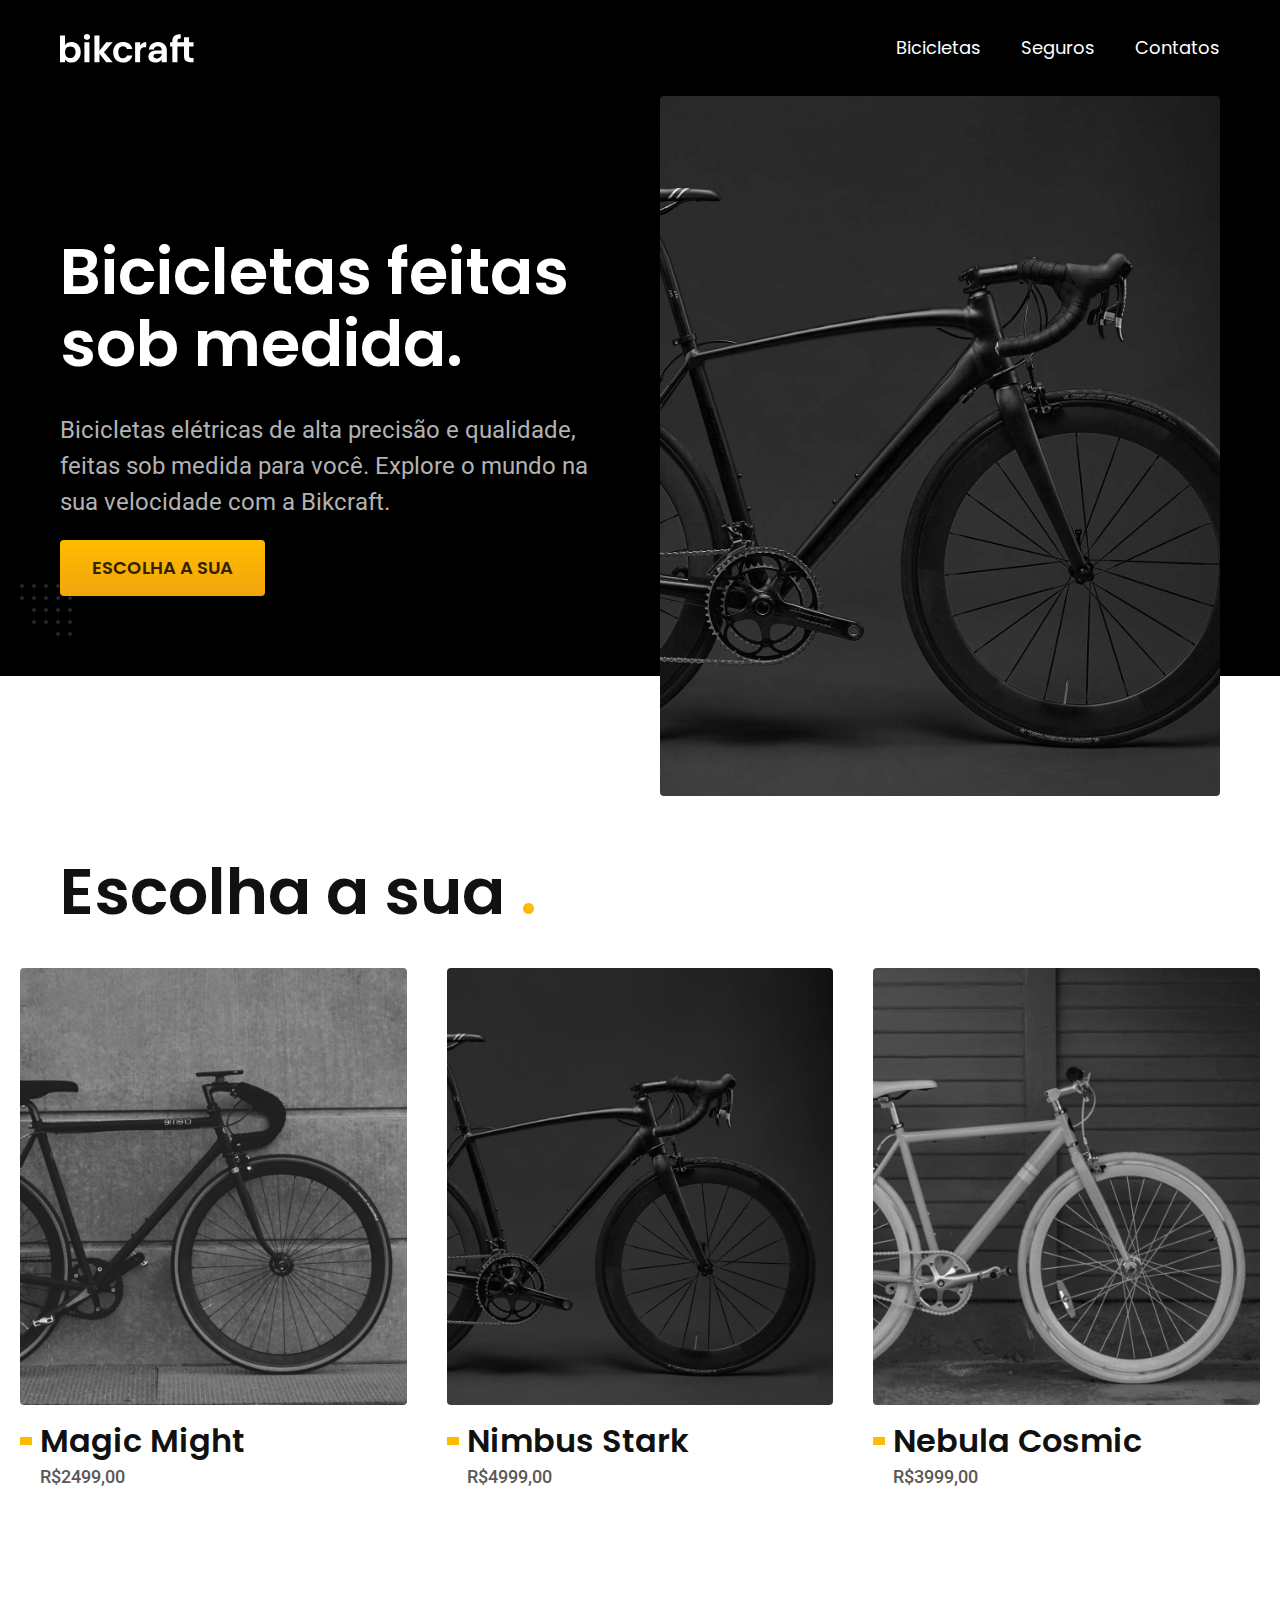
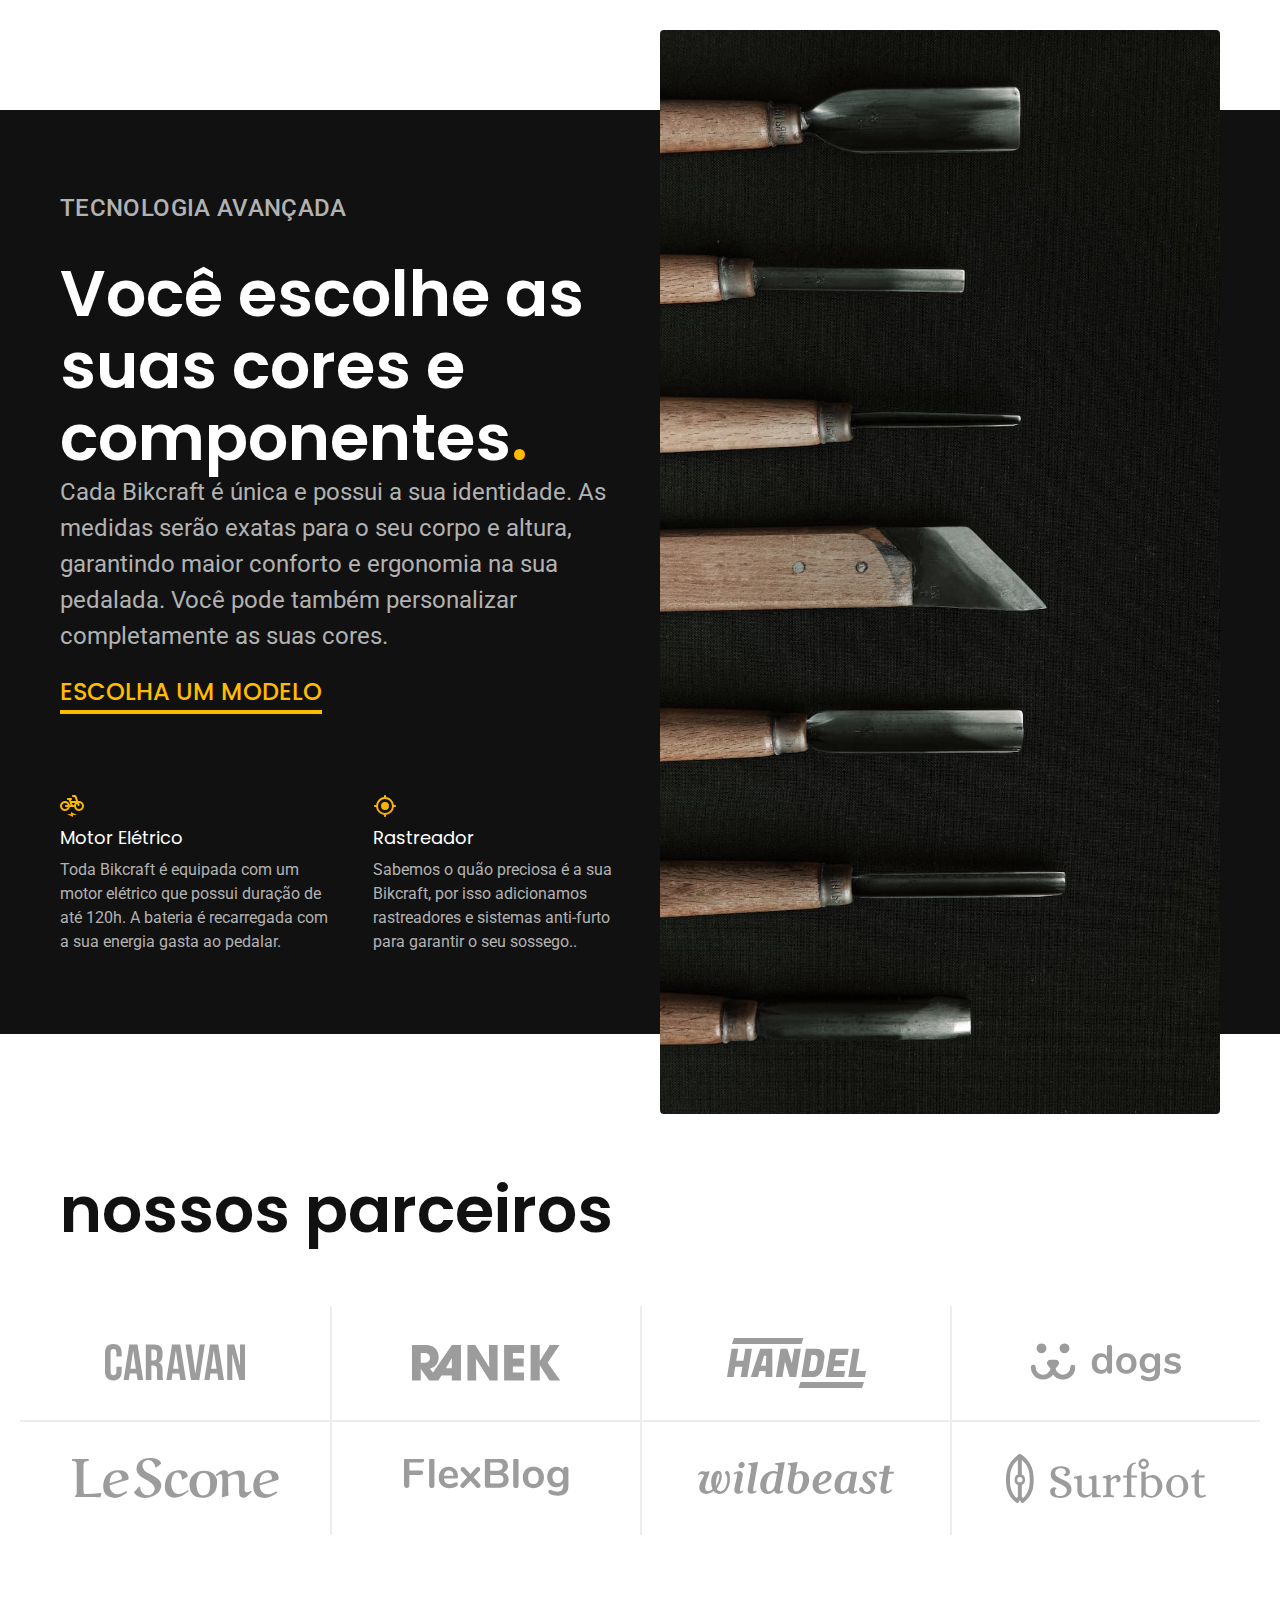
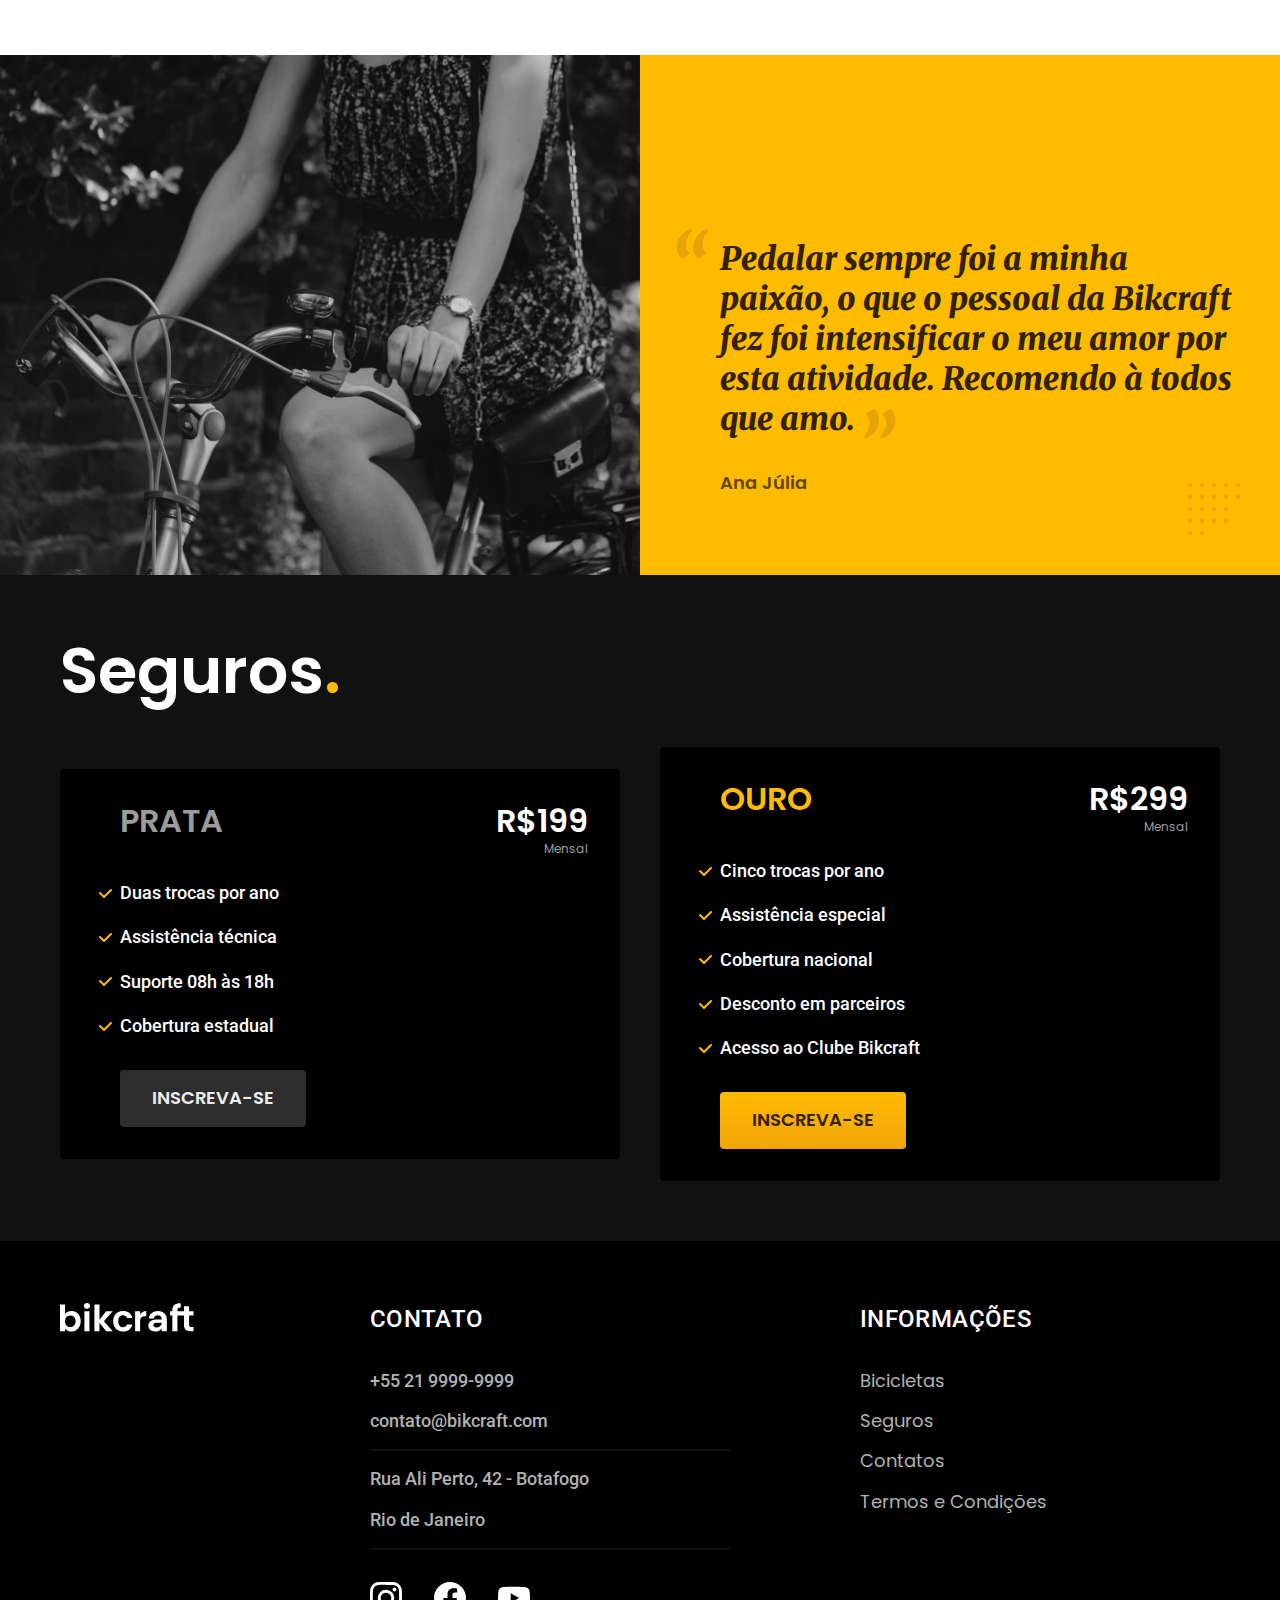
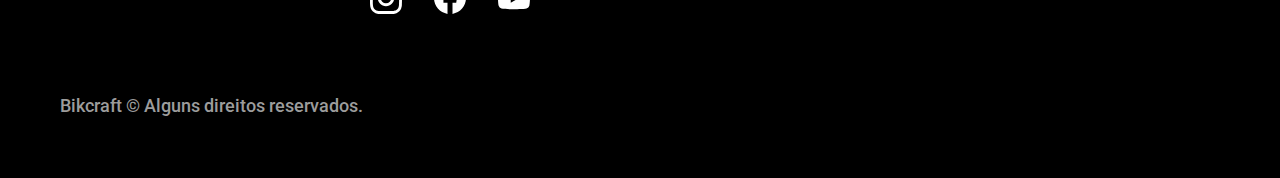
<file: index.html>
<!DOCTYPE html>
<html lang="pt-br">

<head>
  <meta charset="UTF-8">
  <meta name="viewport" content="width=device-width, initial-scale=1.0">
  <link rel="preconnect" href="https://fonts.googleapis.com">
  <link rel="preconnect" href="https://fonts.gstatic.com" crossorigin>
  <link href="https://fonts.googleapis.com/css2?family=Merriweather:ital,wght@1,900&family=Poppins:wght@400;600&family=Roboto:wght@400;500&display=swap" rel="stylesheet">
  <meta name="description" content="Bicicletas elétricas de alta precisão e qualidade, feitas sob medida para você. Explore o mundo na sua velocidade com a Bikcraft.">
  <link rel="shortcut icon" href="./favicon.svg" type="image/xsvg+xml">
  <link rel="stylesheet" href="./css/style.min.css">
  <link rel="spreload" href="./css/style.min.css" as="style">
  <title>Bikcraft - Bicicletas Elétricas</title>
  <script>
    document.documentElement.classList.add('js');
  </script>
</head>

<body>
  <header class="header-bg">
    <div class="header container">
      <a href="./">
        <img src="./img/bikcraft.svg" width="136" height="32" alt="Bikcraft">
      </a>
      <nav aria-label="primaria">
        <ul class="header-menu font-1-m cor-0">
          <li><a href="./bicicletas.html">Bicicletas</a></li>
          <li><a href="./seguros.html">Seguros</a></li>
          <li><a href="./contato.html">Contatos</a></li>
        </ul>
      </nav>
    </div>
  </header>
  <main class="introducao-bg">
    <div class="introducao container">
      <div class="introducao-conteudo">
        <h1 class="font-1-xxl cor-0">Bicicletas feitas sob medida.</h1>
        <p class="font-2-l cor-5">Bicicletas elétricas de alta precisão e qualidade, feitas sob medida para você. Explore o mundo na sua velocidade com a Bikcraft<span class="cor-p1">.</span></p>
        <a href="./bicicletas.html" class="botao">Escolha a sua</a>
      </div>
      <picture>
        <source media="(max-width: 800px)" srcset="./img/bicicletas/nimbus.jpg">
        <img src="./img/fotos/introducao.jpg" width="1280" height="1600" alt="Bicicleta Elétricas Preta.">
      </picture>
    </div>
  </main>
  <article class="bicicletas-listas">
    <h2 class="font-1-xxl container">Escolha a sua<span class="cor-p1"> .</span></h2>

    <ul>
      <li>
        <a href="./bicicletas/magic.html">
          <img src="./img/bicicletas/magic-home.jpg" width="920" height="1040" alt="Bicicleta preta">
          <h3 class="font-1-xl">Magic Might</h3>
          <span class="font-2-m cor-8">R$2499,00</span>
        </a>
      </li>
      <li>
        <a href="./bicicletas/nimbus.html">
          <img src="./img/bicicletas/nimbus-home.jpg" width="920" height="1040" alt="Bicicleta preta">
          <h3 class="font-1-xl">Nimbus Stark</h3>
          <span class="font-2-m cor-8">R$4999,00</span>
        </a>
      </li>
      <li>
        <a href="./bicicletas/nebula.html">
          <img src="./img/bicicletas/nebula-home.jpg" width="920" height="1040" alt="Bicicleta preta">
          <h3 class="font-1-xl">Nebula Cosmic</h3>
          <span class="font-2-m cor-8">R$3999,00</span>
        </a>
      </li>
    </ul>
  </article>
  <article class="tecnologia-bg">
    <div class="tecnologia container">
      <div class="tecnologia-conteudo">
        <span class="font-2-l-b cor-5">Tecnologia Avançada</span>
        <h2 class="font-1-xxl cor-0">Você escolhe as suas cores e componentes<span class="cor-p1">.</span></h2>
        <p class="font-2-l cor-5">Cada Bikcraft é única e possui a sua identidade. As medidas serão exatas para o seu corpo e altura, garantindo maior conforto e ergonomia na sua pedalada. Você pode também personalizar completamente as suas cores.</p>
        <a class="link" href="./bicicletas.html">ESCOLHA UM MODELO</a>
        <div class="tecnologia-vantagens">
          <div>
            <img src="./img/icones/eletrica.svg" width="24" height="24" alt="">
            <h3 class="font-1-m cor-0">Motor Elétrico</h3>
            <p class="font-2-s cor-5">Toda Bikcraft é equipada com um motor elétrico que possui duração de até 120h. A bateria é recarregada com a sua energia gasta ao pedalar.</p>
          </div>
          <div>
            <img src="./img/icones/rastreador.svg" width="24" height="24" alt="">
            <h3 class="font-1-m cor-0">Rastreador</h3>
            <p class="font-2-s cor-5">Sabemos o quão preciosa é a sua Bikcraft, por isso adicionamos rastreadores e sistemas anti-furto para garantir o seu sossego..</p>
          </div>
        </div>
      </div>
      <div class="tecnologia-imagem">
        <img src="./img/fotos/tecnologia.jpg" width="1200" height="1920" alt="">
      </div>
    </div>
  </article>
  <section class="parceiros" aria-label="Nossos Parceiros">
    <h2 class="font-1-xxl container">nossos parceiros</h2>
    <ul>
      <li><img src="./img/parceiros/caravan.svg" width="140" height="38" alt="caravan"></li>
      <li><img src="./img/parceiros/ranek.svg" width="149" height="36" alt="ranek"></li>
      <li><img src="./img/parceiros/handel.svg" width="139" height="50" alt="handel"></li>
      <li><img src="./img/parceiros/dogs.svg" width="152" height="39" alt="dogs"></li>
      <li><img src="./img/parceiros/lescone.svg" width="208" height="41" alt="lescone"></li>
      <li><img src="./img/parceiros/flexblog.svg" width="165" height="38" alt="flexblog"></li>
      <li><img src="./img/parceiros/wildbeast.svg" width="196" height="34" alt="wildbeast"></li>
      <li><img src="./img/parceiros/surfbot.svg" width="200" height="49" alt="surfbot"></li>
    </ul>
  </section>
  <section class="depoimento" aria-label="Depoimento">
    <div>
      <img src="./img/fotos/depoimento.jpg" width="1560" height="1360" alt="Pessoa pedalando uma Bicicleta Bikcraft">
    </div>
    <div class="depoimento-conteudo">
      <blockquote class="font-1-xl cor-p5">
        <p>Pedalar sempre foi a minha paixão, o que o pessoal da Bikcraft fez foi intensificar o meu amor por esta atividade. Recomendo à todos que amo.</p>
      </blockquote>
      <span class="font-1-m-b cor-p4">Ana Júlia</span>
    </div>
  </section>
  <article class="seguros-bg">
    <div class="seguros container">
      <h2 class="font-1-xxl cor-0">Seguros<span class="cor-p1">.</span></h2>
      <div class="seguros-item">
        <h3 class="font-1-xl cor-6">PRATA</h3>
        <span class="font-1-xl cor-0">R$199 <span class="font-1-xs cor-6">Mensal</span></span>
        <ul class="font-2-m cor-0">
          <li>Duas trocas por ano</li>
          <li>Assistência técnica</li>
          <li>Suporte 08h às 18h</li>
          <li>Cobertura estadual</li>
        </ul>
        <a href="./orcamento.html" class="botao secundario">Inscreva-se</a>
      </div>
      <div class="seguros-item">
        <h3 class="font-1-xl cor-p1">OURO</h3>
        <span class="font-1-xl cor-0">R$299 <span class="font-1-xs cor-6">Mensal</span></span>
        <ul class="font-2-m cor-0">
          <li>Cinco trocas por ano</li>
          <li>Assistência especial</li>
          <li>Cobertura nacional</li>
          <li>Desconto em parceiros</li>
          <li>Acesso ao Clube Bikcraft</li>
        </ul>
        <a href="./orcamento.html" class="botao">Inscreva-se</a>
      </div>
    </div>
  </article>
  <footer class="footer-bg">
    <div class="footer container">
      <img src="./img/bikcraft.svg" width="136" height="32" alt="Bikcraft">
      <div class="footer-contato">
        <h3 class="font-2-l-b cor-0">Contato</h3>
        <ul class="cor-5 font-2-m">
          <li><a href="tel:+55219999999">+55 21 9999-9999</a></li>
          <li><a href="mailto:contato@bikcraft.com">contato@bikcraft.com</a></li>
          <li>Rua Ali Perto, 42 - Botafogo</li>
          <li>Rio de Janeiro</li>
        </ul>
        <div class="footer-redes">
          <a href="./">
            <img src="./img/redes/instagram.svg" width="32" height="32" alt="Instagram">
          </a>
          <a href="./">
            <img src="./img/redes/facebook.svg" width="32" height="32" alt="Youtube">
          </a>
          <a href="./">
            <img src="./img/redes/youtube.svg" width="32" height="32" alt="Youtube">
          </a>
        </div>
      </div>
      <div class="footer-informações">
        <h3 class="font-2-l-b cor-0">Informações</h3>
        <nav>
          <ul class="font-1-m cor-5">
            <li><a href="./bicicletas.html">Bicicletas</a></li>
            <li><a href="./seguros.html">Seguros</a></li>
            <li><a href="./contato.html">Contatos</a></li>
            <li><a href="./termos.html">Termos e Condições</a></li>
          </ul>
        </nav>
      </div>
      <p class="footer-copy font-2-m cor-6">Bikcraft © Alguns direitos reservados.</p>
    </div>
  </footer>
  <script src="./js/script.js"></script>
</body>

</html>
</file>
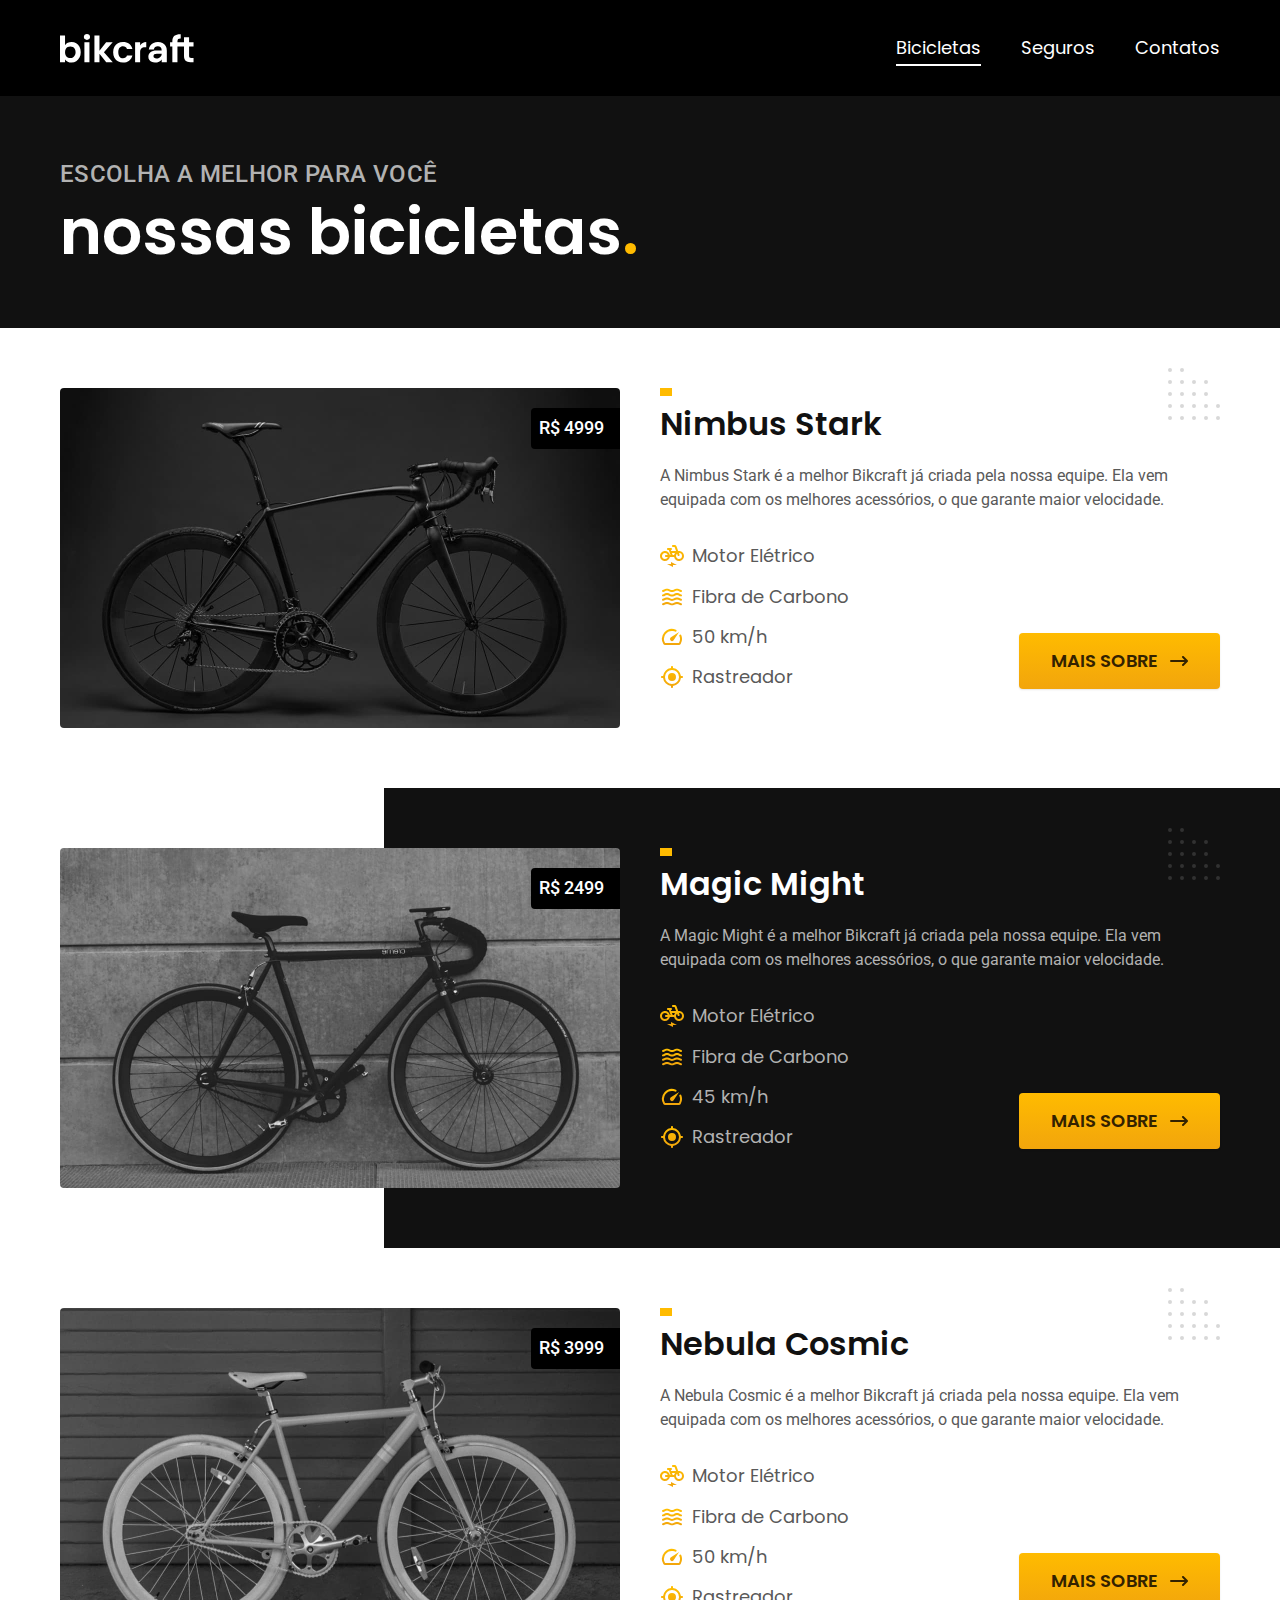
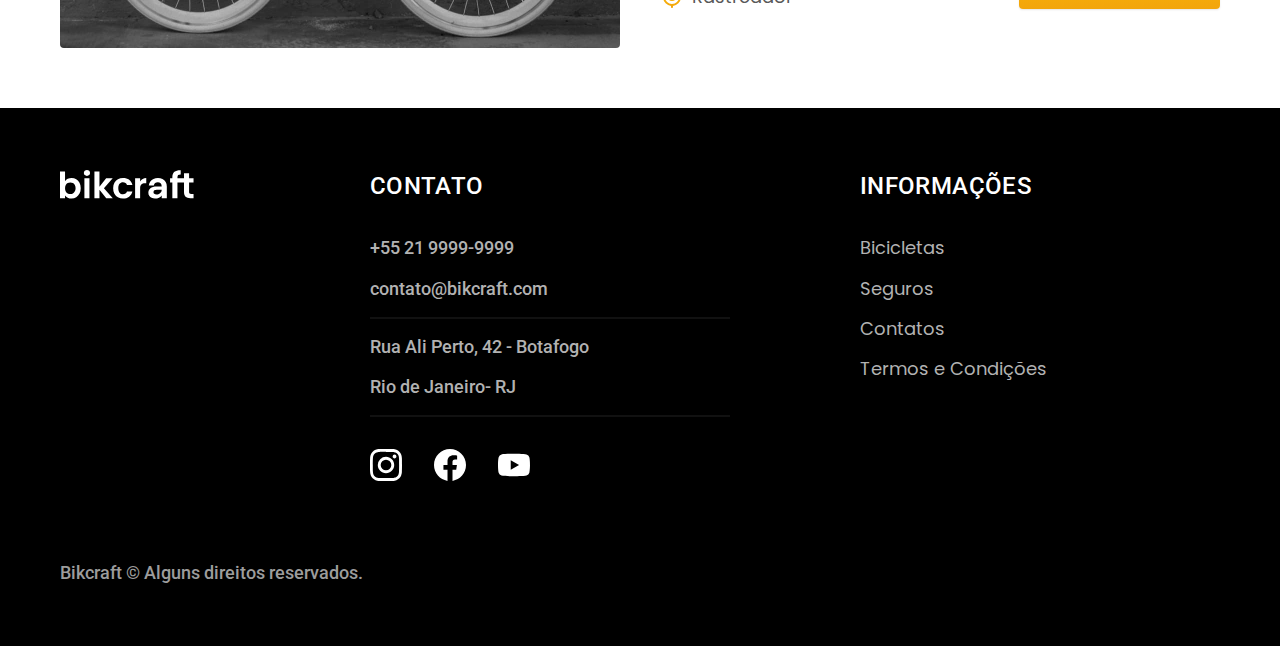
<file: bicicletas.html>
<!DOCTYPE html>
<html lang="pt-br">

<head>
  <meta charset="UTF-8">
  <meta name="viewport" content="width=device-width, initial-scale=1.0">
  <link rel="preconnect" href="https://fonts.googleapis.com">
  <link rel="preconnect" href="https://fonts.gstatic.com" crossorigin>
  <link href="https://fonts.googleapis.com/css2?family=Merriweather:ital,wght@1,900&family=Poppins:wght@400;600&family=Roboto:wght@400;500&display=swap" rel="stylesheet">
  <meta name="description" content="Bicicletas.">
  <link rel="shortcut icon" href="./favicon.svg" type="image/xsvg+xml">
  <link rel="stylesheet" href="./css/style.min.css">
  <link rel="spreload" href="./css/style.min.css" as="style">
  <title>Termos e Condições | Bikcraft</title>
  <script>
    document.documentElement.classList.add('js');
  </script>
</head>

<body id="bicicletas">
  <header class="header-bg">
    <div class="header container">
      <a href="./">
        <img src="./img/bikcraft.svg" width="136" height="32" alt="Bikcraft">
      </a>
      <nav aria-label="primaria">
        <ul class="header-menu font-1-m cor-0">
          <li><a href="./bicicletas.html">Bicicletas</a></li>
          <li><a href="./seguros.html">Seguros</a></li>
          <li><a href="./contato.html">Contatos</a></li>
        </ul>
      </nav>
    </div>
  </header>

  <main>
    <div class="titulo-bg">
      <div class="container titulo">
        <p class="font-2-l-b cor-5">Escolha a melhor para você</p>
        <h1 class="font-1-xxl cor-0">nossas bicicletas<span class="cor-p1">.</span></h1>
      </div>
    </div>
    <div class="bicicletas container">
      <div class="bicicletas-imagem">
        <img src="./img/bicicletas/nimbus.jpg" width="1120" height="680" alt="Bicicleta Preta"><span class="font-2-m cor-0">R$ 4999</span>
      </div>
      <div class="bicicletas-conteudo">
        <h2 class="font-1-xl">Nimbus Stark</h2>
        <p class="font-2-s cor-8">A Nimbus Stark é a melhor Bikcraft já criada pela nossa equipe. Ela vem equipada com os melhores acessórios, o que garante maior velocidade.</p>
        <ul class="font-1-m cor-8">
          <li>
            <img src="./img/icones/eletrica.svg" width="32" height="32" alt="">
            Motor Elétrico
          </li>
          <li>
            <img src="./img/icones/carbono.svg" width="32" height="32" alt="">
            Fibra de Carbono
          </li>
          <li>
            <img src="./img/icones/velocidade.svg" width="32" height="32" alt="">
            50 km/h
          </li>
          <li>
            <img src="./img/icones/rastreador.svg" width="32" height="32" alt="">
            Rastreador
          </li>
        </ul>
        <a class="botao seta" href="./bicicletas/nimbus.html">MAIS SOBRE</a>
      </div>
    </div>
    <div class="bicicletas-bg">
      <div class="bicicletas container">
        <div class="bicicletas-imagem">
          <img src="./img/bicicletas/magic.jpg" width="1120" height="680" alt="Bicicleta Preta"><span class="font-2-m cor-0">R$ 2499</span>
        </div>
        <div class="bicicletas-conteudo">
          <h2 class="font-1-xl cor-0">Magic Might</h2>
          <p class="font-2-s cor-5">A Magic Might é a melhor Bikcraft já criada pela nossa equipe. Ela vem equipada com os melhores acessórios, o que garante maior velocidade.</p>
          <ul class="font-1-m cor-5">
            <li>
              <img src="./img/icones/eletrica.svg" width="32" height="32" alt="">
              Motor Elétrico
            </li>
            <li>
              <img src="./img/icones/carbono.svg" width="32" height="32" alt="">
              Fibra de Carbono
            </li>
            <li>
              <img src="./img/icones/velocidade.svg" width="32" height="32" alt="">
              45 km/h
            </li>
            <li>
              <img src="./img/icones/rastreador.svg" width="32" height="32" alt="">
              Rastreador
            </li>
          </ul>
          <a class="botao seta" href="./bicicletas/magic.html">MAIS SOBRE</a>
        </div>
      </div>
    </div>
    <div class="bicicletas container">
      <div class="bicicletas-imagem">
        <img src="./img/bicicletas/nebula.jpg" width="1120" height="680" alt="Bicicleta Preta"><span class="font-2-m cor-0">R$ 3999</span>
      </div>
      <div class="bicicletas-conteudo">
        <h2 class="font-1-xl">Nebula Cosmic</h2>
        <p class="font-2-s cor-8">A Nebula Cosmic é a melhor Bikcraft já criada pela nossa equipe. Ela vem equipada com os melhores acessórios, o que garante maior velocidade.</p>
        <ul class="font-1-m cor-8">
          <li>
            <img src="./img/icones/eletrica.svg" width="32" height="32" alt="">
            Motor Elétrico
          </li>
          <li>
            <img src="./img/icones/carbono.svg" width="32" height="32" alt="">
            Fibra de Carbono
          </li>
          <li>
            <img src="./img/icones/velocidade.svg" width="32" height="32" alt="">
            50 km/h
          </li>
          <li>
            <img src="./img/icones/rastreador.svg" width="32" height="32" alt="">
            Rastreador
          </li>
        </ul>
        <a class="botao seta" href="./bicicletas/nebula.html">MAIS SOBRE</a>
      </div>
    </div>
  </main>

  <footer class="footer-bg">
    <div class="footer container">
      <img src="./img/bikcraft.svg" width="136" height="32" alt="Bikcraft">
      <div class="footer-contato">
        <h3 class="font-2-l-b cor-0">Contato</h3>
        <ul class="cor-5 font-2-m">
          <li><a href="tel:+55219999999">+55 21 9999-9999</a></li>
          <li><a href="mailto:contato@bikcraft.com">contato@bikcraft.com</a></li>
          <li>Rua Ali Perto, 42 - Botafogo</li>
          <li>Rio de Janeiro- RJ</li>
        </ul>
        <div class="footer-redes">
          <a href="./">
            <img src="./img/redes/instagram.svg" width="32" height="32" alt="Instagram">
          </a>
          <a href="./">
            <img src="./img/redes/facebook.svg" width="32" height="32" alt="Facebook">
          </a>
          <a href="./">
            <img src="./img/redes/youtube.svg" width="32" height="32" alt="Youtube">
          </a>
        </div>
      </div>
      <div class="footer-informações">
        <h3 class="font-2-l-b cor-0">Informações</h3>
        <nav>
          <ul class="font-1-m cor-5">
            <li><a href="./bicicletas.html">Bicicletas</a></li>
            <li><a href="./seguros.html">Seguros</a></li>
            <li><a href="./contato.html">Contatos</a></li>
            <li><a href="./termos.html">Termos e Condições</a></li>
          </ul>
        </nav>
      </div>
      <p class="footer-copy font-2-m cor-6">Bikcraft © Alguns direitos reservados.</p>
    </div>

  </footer>
  <script src="./js/script.js"></script>
</body>

</html>
</file>
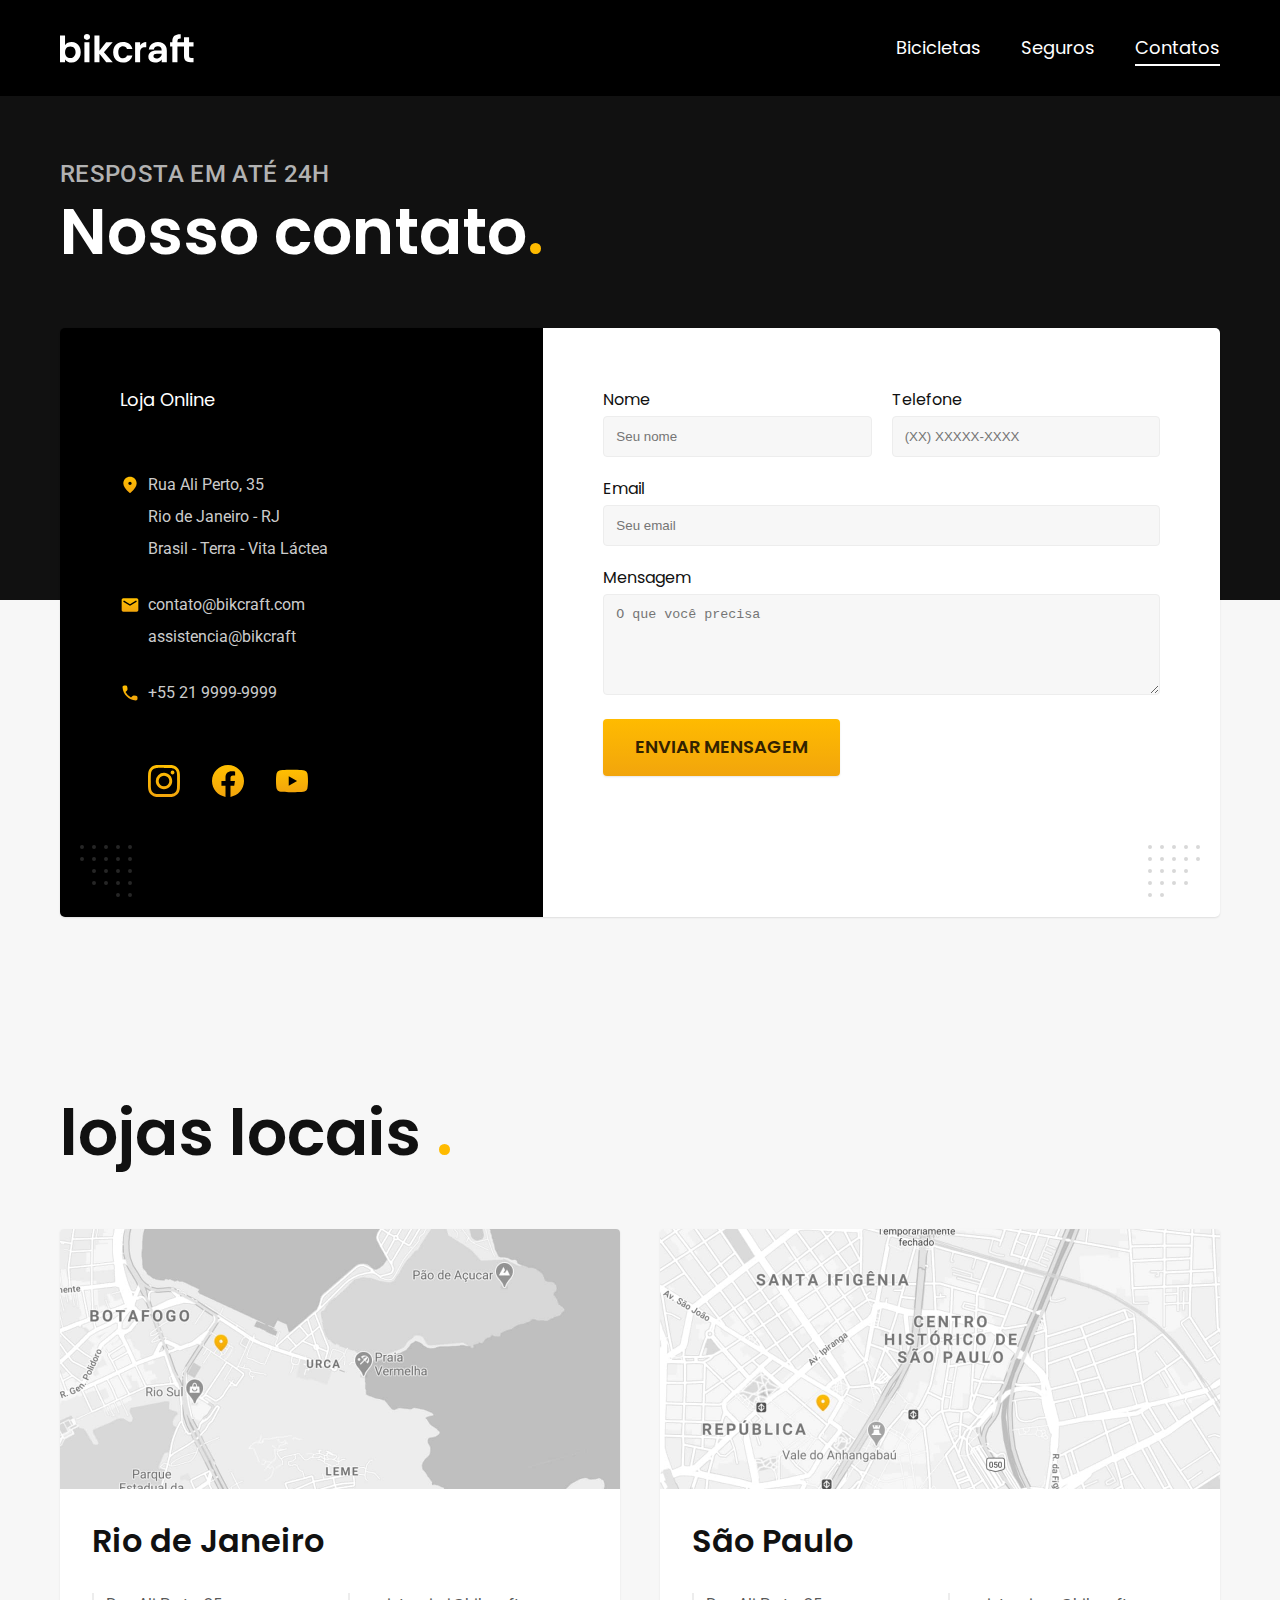
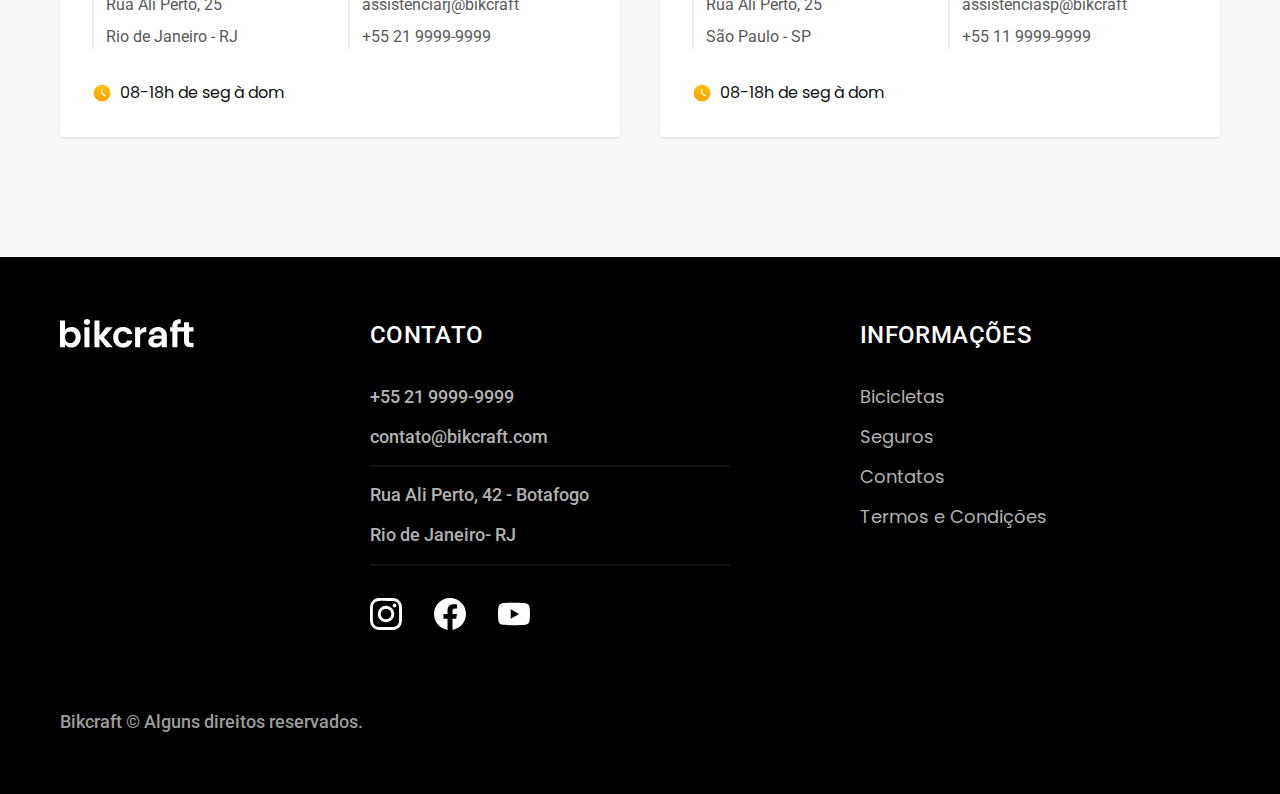
<file: contato.html>
<!DOCTYPE html>
<html lang="pt-br">

<head>
  <meta charset="UTF-8">
  <meta name="viewport" content="width=device-width, initial-scale=1.0">
  <link rel="preconnect" href="https://fonts.googleapis.com">
  <link rel="preconnect" href="https://fonts.gstatic.com" crossorigin>
  <link href="https://fonts.googleapis.com/css2?family=Merriweather:ital,wght@1,900&family=Poppins:wght@400;600&family=Roboto:wght@400;500&display=swap" rel="stylesheet">
  <meta name="description" content=Contato">
  <link rel="shortcut icon" href="./favicon.svg" type="image/xsvg+xml">
  <link rel="stylesheet" href="./css/style.min.css">
  <link rel="spreload" href="./css/style.min.css" as="style">
  <title>Contatos | Bikcraft</title>
  <script>
    document.documentElement.classList.add('js');
  </script>
</head>

<body id="contato">
  <header class="header-bg">
    <div class="header container">
      <a href="./">
        <img src="./img/bikcraft.svg" width="136" height="32" alt="Bikcraft">
      </a>
      <nav aria-label="primaria">
        <ul class="header-menu font-1-m cor-0">
          <li><a href="./bicicletas.html">Bicicletas</a></li>
          <li><a href="./seguros.html">Seguros</a></li>
          <li><a href="./contato.html">Contatos</a></li>
        </ul>
      </nav>
    </div>
  </header>

  <main>
    <div class="titulo-bg">
      <div class="container titulo">
        <p class="font-2-l-b cor-5">Resposta em até 24h</p>
        <h1 class="font-1-xxl cor-0">Nosso contato<span class="cor-p1">.</span></h1>
      </div>
    </div>

    <div class="contato container">
      <section aria-label="Endereço" class=" contato-dados">
        <h2 class="font-1-m cor-0">Loja Online<h2>
            <div class="contato-endereco font-2-s cor-4">
              <p>Rua Ali Perto, 35</p>
              <p>Rio de Janeiro - RJ</p>
              <p>Brasil - Terra - Vita Láctea</p>
            </div>
            <address class="contato-meios font-2-s cor-4">
              <a href="mailto:contato@bikcraft.com">contato@bikcraft.com</a>
              <a href="mailto:assistencia@bikcraft">assistencia@bikcraft</a>
              <a href="tel:+55219999999">+55 21 9999-9999</a>
            </address>
            <div class="contato-redes">
              <a href="./">
                <img src="./img/redes/instagram-p.svg" width="32" height="32" alt="Instagram">
              </a>
              <a href="./">
                <img src="./img/redes/facebook-p.svg" width="32" height="32" alt="Facebook">
              </a>
              <a href="./">
                <img src="./img/redes/youtube-p.svg" width="32" height="32" alt="Youtube">
              </a>
            </div>
      </section>
      <section aria-label="formulario" class="contato-formulario">
        <form action="./contato.html" class="form">
          <div>
            <label for="nome">Nome</label>
            <input type="text" id="nome" name="nome" placeholder="Seu nome">
          </div>
          <div>
            <label for="telefone">Telefone</label>
            <input type="text" id="telefone" name="telefone" placeholder="(XX) XXXXX-XXXX">
          </div>
          <div class="col-2">
            <label for="email">Email</label>
            <input type="email" id="email" name="email" placeholder="Seu email">
          </div>
          <div class="col-2">
            <label for="mensagem">Mensagem</label>
            <textarea rows="5" id="mensagem" name="mensagem" placeholder="O que você precisa"></textarea>
          </div>
          <button class="botao col-2">Enviar Mensagem</button>
        </form>
      </section>
    </div>
  </main>

  <article class="lojas container">
    <h2 class="font-1-xxl">lojas locais <span class="cor-p1">.</span></h2>
    <div class="loja-item">
      <img src="./img/lojas/rj.jpg" width="1120" height="520" alt="mapa marcando o endereço em Rua Ali Perte, 25 - Rio de Janeiro - RJ">
      <div class="loja-conteudo">
        <h3 class="font-1-xl">Rio de Janeiro</h3>
        <div class="loja-dados font-2-s cor-8">
          <p>Rua Ali Perto, 25</p>
          <p>Rio de Janeiro - RJ</p>
        </div>
        <div class="loja-dados font-2-s cor-8">
          <a href="mailto:assistenciarj@bikcraft">assistenciarj@bikcraft</a>
          <a href="tel:+55219999999">+55 21 9999-9999</a>
        </div>
        <p class="loja-tempo font-1-s"><img src="./img/icones/horario.svg" width="20" height="20" alt=""> 08-18h de seg à dom</p>
      </div>
    </div>

    <div class="loja-item">
      <img src="./img/lojas/sp.jpg" width="1120" height="520" alt="mapa marcando o endereço em Rua Ali Perte, 25 - São Paulo - SP">
      <div class="loja-conteudo">
        <h3 class="font-1-xl">São Paulo</h3>
        <div class="loja-dados font-2-s cor-8">
          <p>Rua Ali Perto, 25</p>
          <p>São Paulo - SP</p>
        </div>
        <div class="loja-dados font-2-s cor-8">
          <a href="mailto:assistenciasp@bikcraft">assistenciasp@bikcraft</a>
          <a href="tel:+55119999999">+55 11 9999-9999</a>
        </div>
        <p class="loja-tempo font-1-s"><img src="./img/icones/horario.svg" width="20" height="20" alt=""> 08-18h de seg à dom</p>
      </div>
    </div>
  </article>

  <footer class="footer-bg">
    <div class="footer container">
      <img src="./img/bikcraft.svg" width="136" height="32" alt="Bikcraft">
      <div class="footer-contato">
        <h3 class="font-2-l-b cor-0">Contato</h3>
        <ul class="cor-5 font-2-m">
          <li><a href="tel:+55219999999">+55 21 9999-9999</a></li>
          <li><a href="mailto:contato@bikcraft.com">contato@bikcraft.com</a></li>
          <li>Rua Ali Perto, 42 - Botafogo</li>
          <li>Rio de Janeiro- RJ</li>
        </ul>
        <div class="footer-redes">
          <a href="./">
            <img src="./img/redes/instagram.svg" width="32" height="32" alt="Instagram">
          </a>
          <a href="./">
            <img src="./img/redes/facebook.svg" width="32" height="32" alt="Facebook">
          </a>
          <a href="./">
            <img src="./img/redes/youtube.svg" width="32" height="32" alt="Youtube">
          </a>
        </div>
      </div>
      <div class="footer-informações">
        <h3 class="font-2-l-b cor-0">Informações</h3>
        <nav>
          <ul class="font-1-m cor-5">
            <li><a href="./bicicletas.html">Bicicletas</a></li>
            <li><a href="./seguros.html">Seguros</a></li>
            <li><a href="./contato.html">Contatos</a></li>
            <li><a href="./termos.html">Termos e Condições</a></li>
          </ul>
        </nav>
      </div>
      <p class="footer-copy font-2-m cor-6">Bikcraft © Alguns direitos reservados.</p>
    </div>
  </footer>
  <script src="./js/script.js"></script>
</body>

</html>
</file>
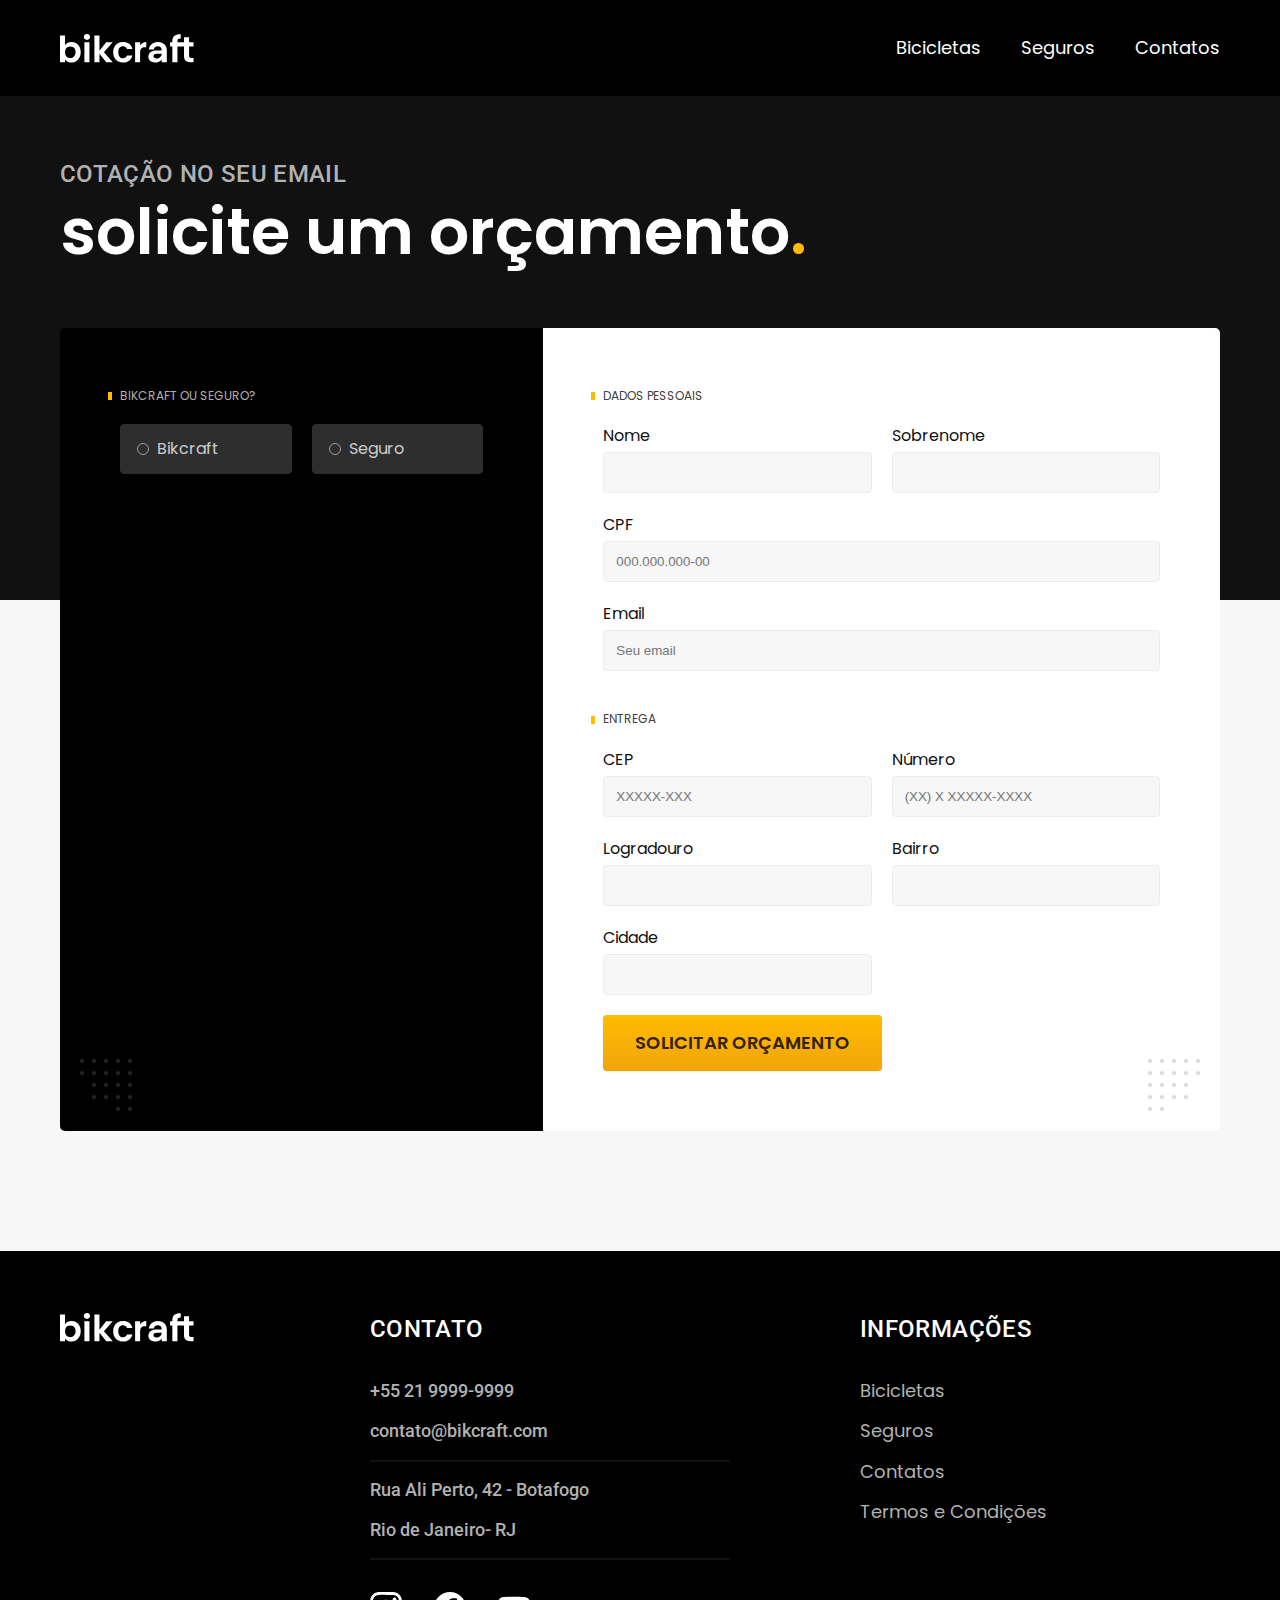
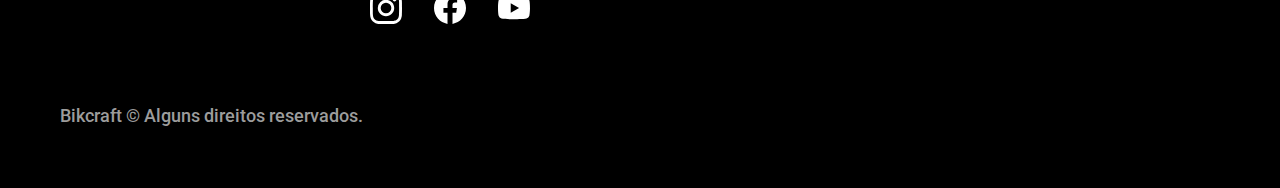
<file: orcamento.html>
<!DOCTYPE html>
<html lang="pt-br">

<head>
  <meta charset="UTF-8">
  <meta name="viewport" content="width=device-width, initial-scale=1.0">
  <link rel="preconnect" href="https://fonts.googleapis.com">
  <link rel="preconnect" href="https://fonts.gstatic.com" crossorigin>
  <link href="https://fonts.googleapis.com/css2?family=Merriweather:ital,wght@1,900&family=Poppins:wght@400;600&family=Roboto:wght@400;500&display=swap" rel="stylesheet">
  <meta name="description" content="termos e Condições.">
  <link rel="shortcut icon" href="./favicon.svg" type="image/xsvg+xml">
  <link rel="stylesheet" href="./css/style.min.css">
  <link rel="spreload" href="./css/style.min.css" as="style">
  <title>Orçamento | Bikcraft</title>
  <script>
    document.documentElement.classList.add('js');
  </script>
</head>

<body id="orcamento">
  <header class="header-bg">
    <div class="header container">
      <a href="./">
        <img src="./img/bikcraft.svg" width="136" height="32" alt="Bikcraft">
      </a>
      <nav aria-label="primaria">
        <ul class="header-menu font-1-m cor-0">
          <li><a href="./bicicletas.html">Bicicletas</a></li>
          <li><a href="./seguros.html">Seguros</a></li>
          <li><a href="./contato.html">Contatos</a></li>
        </ul>
      </nav>
    </div>
  </header>

  <main>
    <div class="titulo-bg">
      <div class="container titulo">
        <p class="font-2-l-b cor-5">Cotação no seu email</p>
        <h1 class="font-1-xxl cor-0">solicite um orçamento<span class="cor-p1">.</span></h1>
      </div>
    </div>

    <form class="orcamento container" action="./">
      <div class="orcamento-produto">
        <h2 class="font-1-xs cor-5">Bikcraft ou Seguro?</h2>

        <input type="radio" name="tipo" value="bikcraft" id="bikcraft">
        <label for="bikcraft">Bikcraft</label>
        <input type="radio" name="tipo" value="seguro" id="seguro">
        <label for="seguro">Seguro</label>

        <div class="orcamento-conteudo" id="orcamento-bikcraft">
          <h2 class="font-1-xs cor-5">Escolha a sua</h2>
          <input type="radio" name="produto" id="nimbus" value="nimbus">
          <label for="nimbus">Nimbus Stark <span>R$4999</span></label>
          <div class="orcamento-detalhes">
            <ul class="font-1-xs cor-8">
              <li><img src="./img/icones/eletrica.svg" width="32" height="32" alt="">Motor Elétrico</li>
              <li><img src="./img/icones/carbono.svg" width="32" height="32" alt="">Fibra de Carbono</li>
              <li><img src="./img/icones/velocidade.svg" width="32" height="32" alt="">50 km/h</li>
              <li><img src="./img/icones/rastreador.svg" width="32" height="32" alt="">Rastreador</li>
            </ul>
            <img src="./img/bicicletas/nimbus.jpg" width="1120" height="680" alt="">
          </div>
          <input type="radio" name="produto" id="magic" value="magic">
          <label for="magic">Magic Might <span>R$2499</span></label>
          <div class="orcamento-detalhes">
            <ul class="font-1-xs cor-8">
              <li><img src="./img/icones/eletrica.svg" width="32" height="32" alt="">Motor Elétrico</li>
              <li><img src="./img/icones/carbono.svg" width="32" height="32" alt="">Fibra de Carbono</li>
              <li><img src="./img/icones/velocidade.svg" width="32" height="32" alt="">50 km/h</li>
              <li><img src="./img/icones/rastreador.svg" width="32" height="32" alt="">Rastreador</li>
            </ul>
            <img src="./img/bicicletas/magic.jpg" width="1120" height="680" alt="">
          </div>
          <input type="radio" name="produto" id="nebula" value="nebula">
          <label for="nebula">Nebula Cosmic <span>R$3999</span></label>
          <div class="orcamento-detalhes">
            <ul class="font-1-xs cor-8">
              <li><img src="./img/icones/eletrica.svg" width="32" height="32" alt="">Motor Elétrico</li>
              <li><img src="./img/icones/carbono.svg" width="32" height="32" alt="">Fibra de Carbono</li>
              <li><img src="./img/icones/velocidade.svg" width="32" height="32" alt="">50 km/h</li>
              <li><img src="./img/icones/rastreador.svg" width="32" height="32" alt="">Rastreador</li>
            </ul>
            <img src="./img/bicicletas/nebula.jpg" width="1120" height="680" alt="">
          </div>
        </div>
        <div class="orcamento-conteudo" id="orcamento-seguro">
          <h2 class="font-1-m cor-5">Escolha seu plano</h2>
          <input type="radio" name="produto" id="ouro" value="ouro">
          <label for="Ouro">Ouro <span>R$299</span></label>
          <input type="radio" name="produto" id="prata" value="prata">
          <label for="prata">Prata<span>R$199</span></label>
        </div>
      </div>
      <div class="orcamento-dados form">
        <h2 class="font-1-xs cor-9 col-2">dados pessoais</h2>
        <div>
          <label for="nome">Nome</label>
          <input type="text" id="nome" name="nome">
        </div>
        <div>
          <label for="sobrenome">Sobrenome</label>
          <input type="text" id="sobrenome" name="sobrenome">
        </div>
        <div class="col-2">
          <label for="cpf">CPF</label>
          <input type="text" id="cpf" name="cpf" placeholder="000.000.000-00">
        </div>
        <div class="col-2">
          <label for="email">Email</label>
          <input type="email" id="email" name="email" placeholder="Seu email">
        </div>
        <h2 class="font-1-xs cor-9 col-2">Entrega</h2>
        <div>
          <label for="cep">CEP</label>
          <input type="text" id="cep" name="cep" placeholder="XXXXX-XXX">
        </div>
        <div>
          <label for="numero">Número</label>
          <input type="text" id="numero" name="numero" placeholder="(XX) X XXXXX-XXXX">
        </div>
        <div>
          <label for="logradouro">Logradouro</label>
          <input type="text" id="logradouro" name="logradouro">
        </div>
        <div>
          <label for="bairro">Bairro</label>
          <input type="text" id="bairro" name="bairro"">
        </div>
          <div>
            <label for=" cidade">Cidade</label>
          <input type="text" id="cidade" name="cidade"">
           </div>
        <div class=" col-2">
          <button class="botao">Solicitar Orçamento</button>
        </div>
      </div>
    </form>
  </main>

  <footer class="footer-bg">
    <div class="footer container">
      <img src="./img/bikcraft.svg" width="136" height="32" alt="Bikcraft">
      <div class="footer-contato">
        <h3 class="font-2-l-b cor-0">Contato</h3>
        <ul class="cor-5 font-2-m">
          <li><a href="tel:+55219999999">+55 21 9999-9999</a></li>
          <li><a href="mailto:contato@bikcraft.com">contato@bikcraft.com</a></li>
          <li>Rua Ali Perto, 42 - Botafogo</li>
          <li>Rio de Janeiro- RJ</li>
        </ul>
        <div class="footer-redes">
          <a href="./">
            <img src="./img/redes/instagram.svg" width="32" height="32" alt="Instagram">
          </a>
          <a href="./">
            <img src="./img/redes/facebook.svg" width="32" height="32" alt="Facebook">
          </a>
          <a href="./">
            <img src="./img/redes/youtube.svg" width="32" height="32" alt="Youtube">
          </a>
        </div>
      </div>
      <div class="footer-informações">
        <h3 class="font-2-l-b cor-0">Informações</h3>
        <nav>
          <ul class="font-1-m cor-5">
            <li><a href="./bicicletas.html">Bicicletas</a></li>
            <li><a href="./seguros.html">Seguros</a></li>
            <li><a href="./contato.html">Contatos</a></li>
            <li><a href="./termos.html">Termos e Condições</a></li>
          </ul>
        </nav>
      </div>
      <p class="footer-copy font-2-m cor-6">Bikcraft © Alguns direitos reservados.</p>
    </div>
  </footer>
  <script src="./js/script.js"></script>
</body>

</html>
</file>
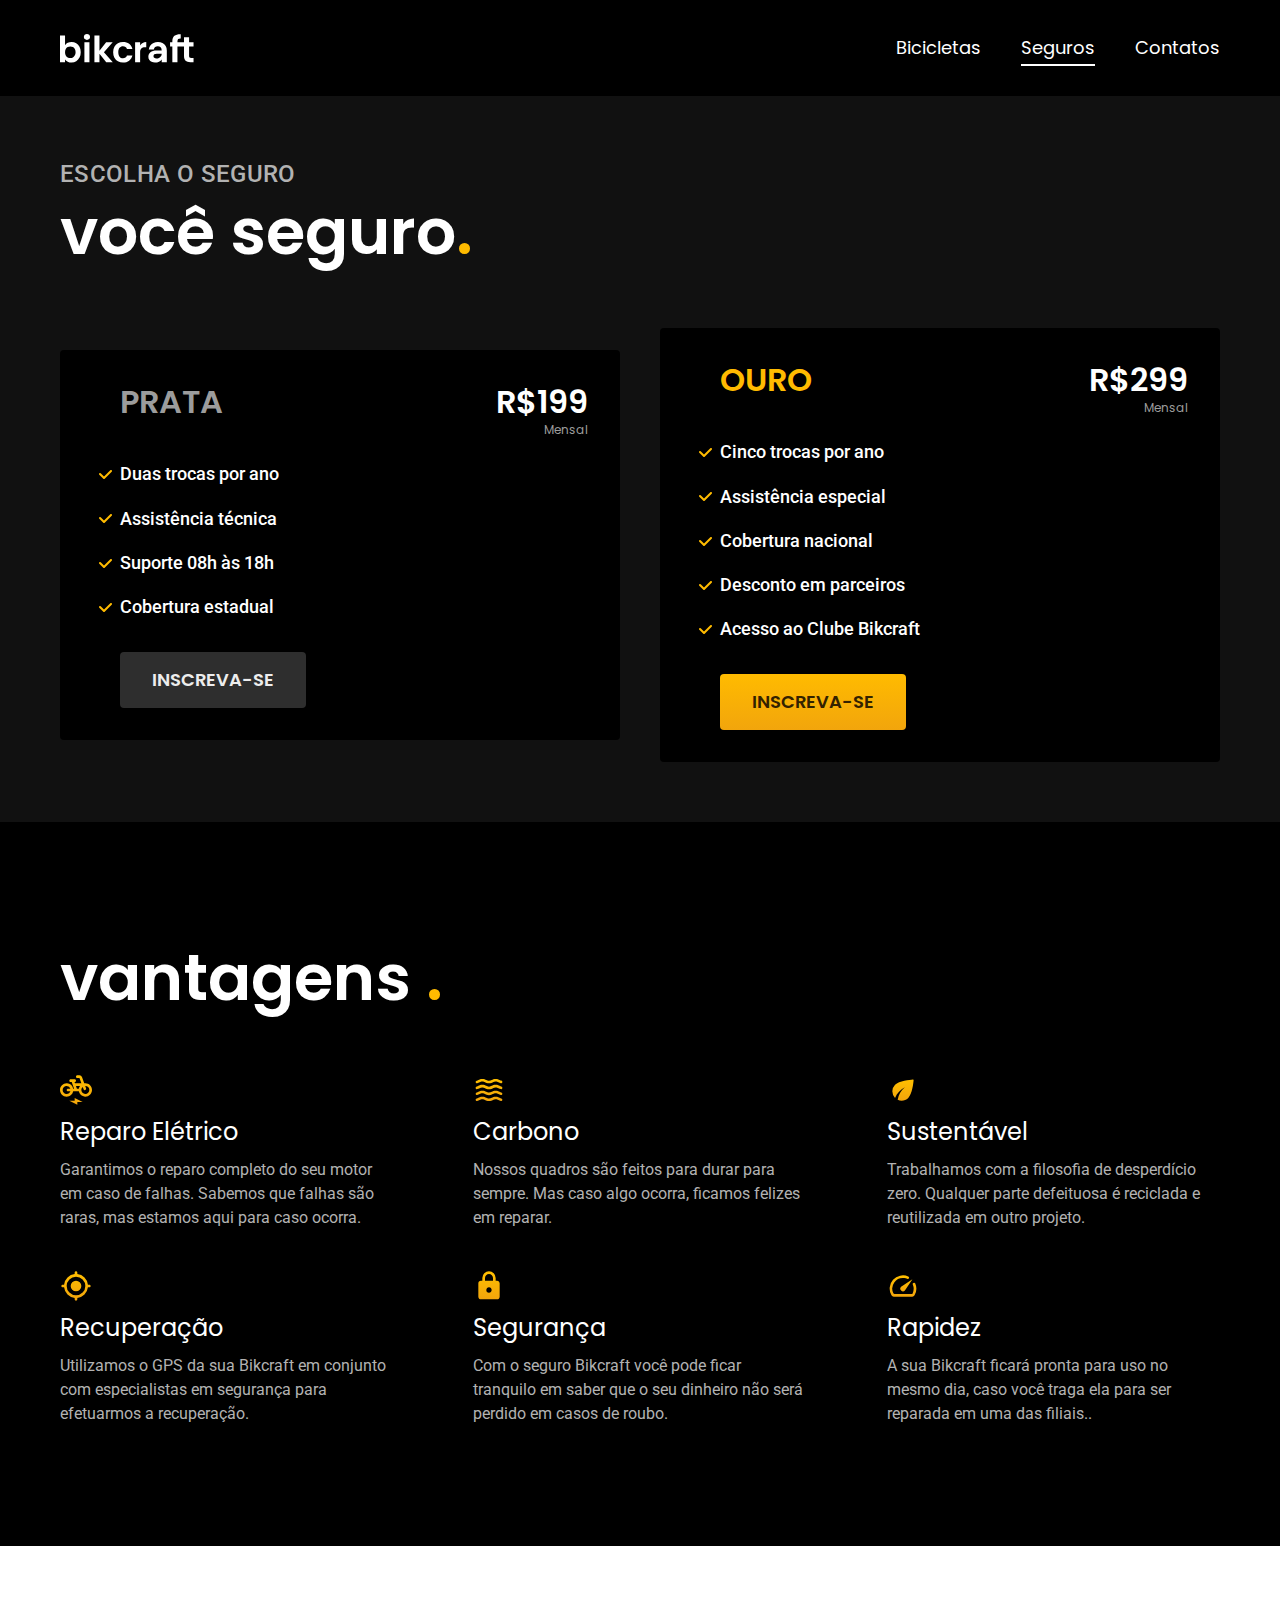
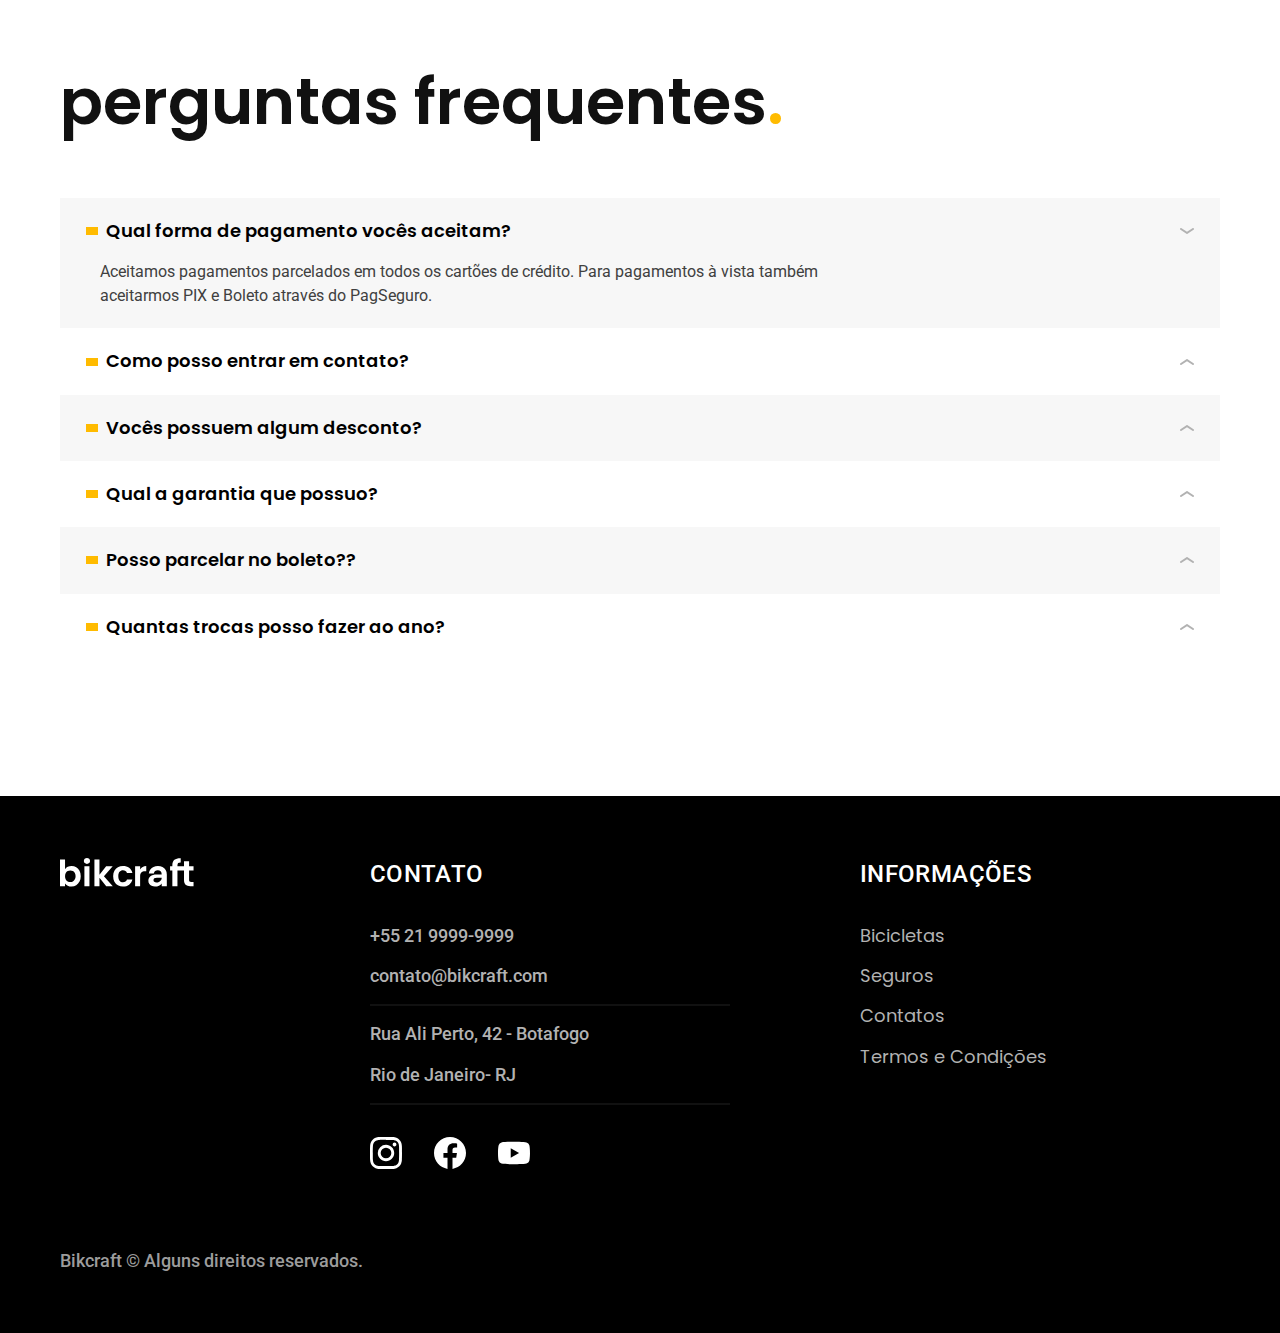
<file: seguros.html>
<!DOCTYPE html>
<html lang="pt-br">

<head>
  <meta charset="UTF-8">
  <meta name="viewport" content="width=device-width, initial-scale=1.0">
  <link rel="preconnect" href="https://fonts.googleapis.com">
  <link rel="preconnect" href="https://fonts.gstatic.com" crossorigin>
  <link href="https://fonts.googleapis.com/css2?family=Merriweather:ital,wght@1,900&family=Poppins:wght@400;600&family=Roboto:wght@400;500&display=swap" rel="stylesheet">
  <meta name="description" content="Seguros.">
  <link rel="shortcut icon" href="./favicon.svg" type="image/xsvg+xml">
  <link rel="stylesheet" href="./css/style.min.css">
  <link rel="spreload" href="./css/style.min.css" as="style">
  <title>Seguros | Bikcraft</title>
  <script>
    document.documentElement.classList.add('js');
  </script>
</head>

<body id="seguros">
  <header class="header-bg">
    <div class="header container">
      <a href="./">
        <img src="./img/bikcraft.svg" width="136" height="32" alt="Bikcraft">
      </a>
      <nav aria-label="primaria">
        <ul class="header-menu font-1-m cor-0">
          <li><a href="./bicicletas.html">Bicicletas</a></li>
          <li><a href="./seguros.html">Seguros</a></li>
          <li><a href="./contato.html">Contatos</a></li>
        </ul>
      </nav>
    </div>
  </header>

  <main class="seguros-bg">
    <div class="titulo-bg">
      <div class="container titulo">
        <p class="font-2-l-b cor-5">Escolha o seguro</p>
        <h1 class="font-1-xxl cor-0">você seguro<span class="cor-p1">.</span></h1>
      </div>
    </div>
    <div class="seguros container">
      <div class="seguros-item">
        <h3 class="font-1-xl cor-6">PRATA</h3>
        <span class="font-1-xl cor-0">R$199 <span class="font-1-xs cor-6">Mensal</span></span>
        <ul class="font-2-m cor-0">
          <li>Duas trocas por ano</li>
          <li>Assistência técnica</li>
          <li>Suporte 08h às 18h</li>
          <li>Cobertura estadual</li>
        </ul>
        <a href="./orcamento.html?tipo=seguro&produto=prata" class="botao secundario">Inscreva-se</a>
      </div>
      <div class="seguros-item">
        <h3 class="font-1-xl cor-p1">OURO</h3>
        <span class="font-1-xl cor-0">R$299 <span class="font-1-xs cor-6">Mensal</span></span>
        <ul class="font-2-m cor-0">
          <li>Cinco trocas por ano</li>
          <li>Assistência especial</li>
          <li>Cobertura nacional</li>
          <li>Desconto em parceiros</li>
          <li>Acesso ao Clube Bikcraft</li>
        </ul>
        <a href="./orcamento.html?tipo=seguro&produto=ouro" class="botao">Inscreva-se</a>
      </div>
    </div>
  </main>
  <article class="vantagens-bg">
    <div class="vantagens container">
      <h2 class="font-1-xxl cor-0">vantagens <span class="cor-p1">.</span></h2>
      <ul>
        <li>
          <img src="./img/icones/eletrica.svg" width="32" height="32" alt="">
          <h3 class="font-1-l cor-0">Reparo Elétrico</h3>
          <p class="font-2-s cor-5">Garantimos o reparo completo do seu motor em caso de falhas. Sabemos que falhas são raras, mas estamos aqui para caso ocorra.</p>
        </li>
        <li>
          <img src="./img/icones/carbono.svg" width="32" height="32" alt="">
          <h3 class="font-1-l cor-0">Carbono</h3>
          <p class="font-2-s cor-5">Nossos quadros são feitos para durar para sempre. Mas caso algo ocorra, ficamos felizes em reparar.</p>
        </li>
        <li>
          <img src="./img/icones/sustentavel.svg" width="32" height="32" alt="">
          <h3 class="font-1-l cor-0">Sustentável</h3>
          <p class="font-2-s cor-5">Trabalhamos com a filosofia de desperdício zero. Qualquer parte defeituosa é reciclada e reutilizada em outro projeto.</p>
        </li>
        <li>
          <img src="./img/icones/rastreador.svg" width="32" height="32" alt="">
          <h3 class="font-1-l cor-0">Recuperação</h3>
          <p class="font-2-s cor-5">Utilizamos o GPS da sua Bikcraft em conjunto com especialistas em segurança para efetuarmos a recuperação.</p>
        </li>
        <li>
          <img src="./img/icones/seguro.svg" width="32" height="32" alt="">
          <h3 class="font-1-l cor-0">Segurança</h3>
          <p class="font-2-s cor-5">Com o seguro Bikcraft você pode ficar tranquilo em saber que o seu dinheiro não será perdido em casos de roubo.</p>
        </li>
        <li>
          <img src="./img/icones/velocidade.svg" width="32" height="32" alt="">
          <h3 class="font-1-l cor-0">Rapidez</h3>
          <p class="font-2-s cor-5">A sua Bikcraft ficará pronta para uso no mesmo dia, caso você traga ela para ser reparada em uma das filiais..</p>
        </li>
      </ul>
    </div>
  </article>
  <article class="perguntas container">
    <h2 class="font-1-xxl">perguntas frequentes<span class="cor-p1">.</span></h2>
    <dl>
      <div>
        <dt><button class="font-1-m-b" aria-controls="pergunta1" aria-expanded="true"> Qual forma de pagamento vocês aceitam?</button></dt>
        <dd id="pergunta1" class="font-2-s cor-9 ativa">Aceitamos pagamentos parcelados em todos os cartões de crédito. Para pagamentos à vista também aceitarmos PIX e Boleto através do PagSeguro.</dd>
      </div>
      <div>
        <dt><button class="font-1-m-b" aria-controls="pergunta2" aria-expanded="false">Como posso entrar em contato?</button></dt>
        <dd id="pergunta2" class="font-2-s cor-9">Aceitamos pagamentos parcelados em todos os cartões de crédito. Para pagamentos à vista também aceitarmos PIX e Boleto através do PagSeguro.</dd>
      </div>
      <div>
        <dt><button class="font-1-m-b" aria-controls="pergunta3" aria-expanded="false">Vocês possuem algum desconto?</button></dt>
        <dd id="pergunta3" class="font-2-s cor-9">Aceitamos pagamentos parcelados em todos os cartões de crédito. Para pagamentos à vista também aceitarmos PIX e Boleto através do PagSeguro.</dd>
      </div>
      <div>
        <dt><button class="font-1-m-b" aria-controls="pergunta4" aria-expanded="false">Qual a garantia que possuo?</button></dt>
        <dd id="pergunta4" class="font-2-s cor-9">Aceitamos pagamentos parcelados em todos os cartões de crédito. Para pagamentos à vista também aceitarmos PIX e Boleto através do PagSeguro.</dd>
      </div>
      <div>
        <dt><button class="font-1-m-b" aria-controls="pergunta5" aria-expanded="false">Posso parcelar no boleto??</button></dt>
        <dd id="pergunta5" class="font-2-s cor-9">Aceitamos pagamentos parcelados em todos os cartões de crédito. Para pagamentos à vista também aceitarmos PIX e Boleto através do PagSeguro.</dd>
      </div>
      <div>
        <dt><button class="font-1-m-b" aria-controls="pergunta6" aria-expanded="false">Quantas trocas posso fazer ao ano?</button></dt>
        <dd id="pergunta6" class="font-2-s cor-9">Aceitamos pagamentos parcelados em todos os cartões de crédito. Para pagamentos à vista também aceitarmos PIX e Boleto através do PagSeguro.</dd>
      </div>
    </dl>
  </article>
  <footer class="footer-bg">
    <div class="footer container">
      <img src="./img/bikcraft.svg" width="136" height="32" alt="Bikcraft">
      <div class="footer-contato">
        <h3 class="font-2-l-b cor-0">Contato</h3>
        <ul class="cor-5 font-2-m">
          <li><a href="tel:+55219999999">+55 21 9999-9999</a></li>
          <li><a href="mailto:contato@bikcraft.com">contato@bikcraft.com</a></li>
          <li>Rua Ali Perto, 42 - Botafogo</li>
          <li>Rio de Janeiro- RJ</li>
        </ul>
        <div class="footer-redes">
          <a href="./">
            <img src="./img/redes/instagram.svg" width="32" height="32" alt="Instagram">
          </a>
          <a href="./">
            <img src="./img/redes/facebook.svg" width="32" height="32" alt="Facebook">
          </a>
          <a href="./">
            <img src="./img/redes/youtube.svg" width="32" height="32" alt="Youtube">
          </a>
        </div>
      </div>
      <div class="footer-informações">
        <h3 class="font-2-l-b cor-0">Informações</h3>
        <nav>
          <ul class="font-1-m cor-5">
            <li><a href="./bicicletas.html">Bicicletas</a></li>
            <li><a href="./seguros.html">Seguros</a></li>
            <li><a href="./contato.html">Contatos</a></li>
            <li><a href="./termos.html">Termos e Condições</a></li>
          </ul>
        </nav>
      </div>
      <p class="footer-copy font-2-m cor-6">Bikcraft © Alguns direitos reservados.</p>
    </div>
  </footer>
  <script src="./js/script.js"></script>
</body>

</html>
</file>
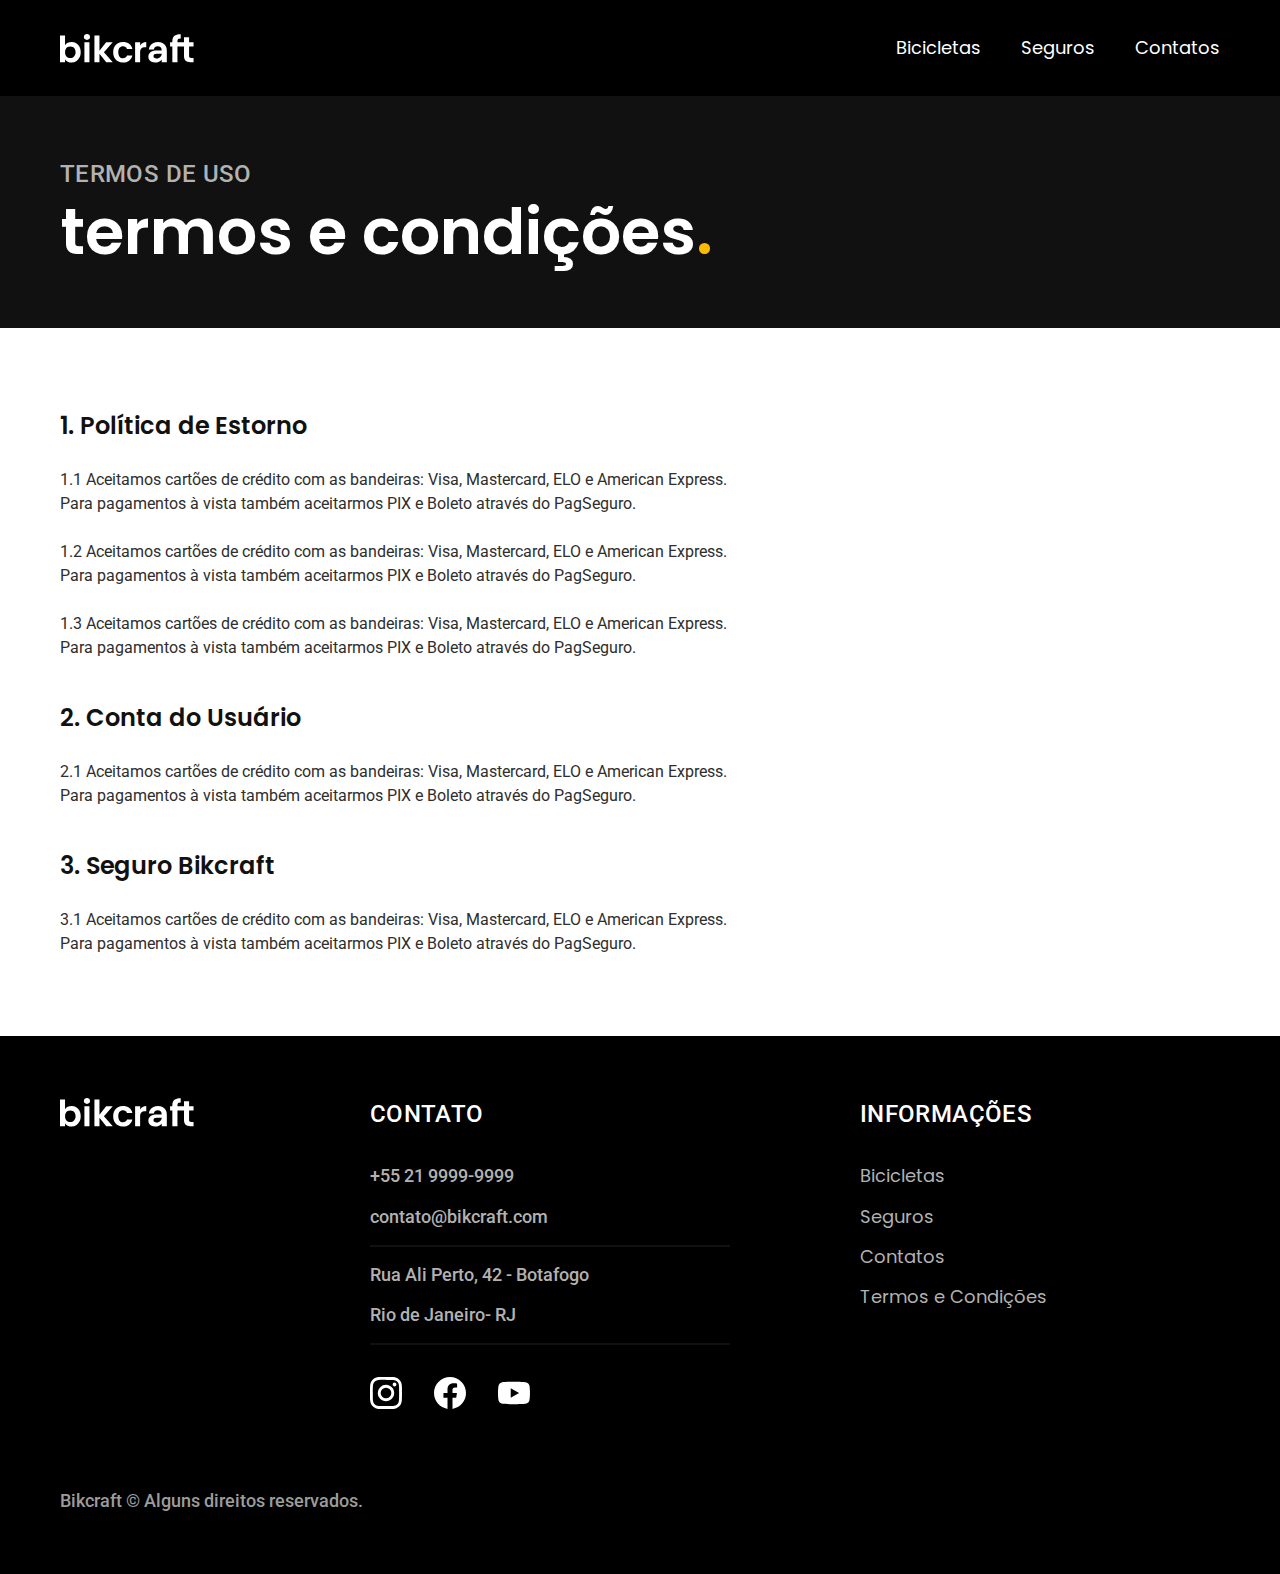
<file: termos.html>
<!DOCTYPE html>
<html lang="pt-br">

<head>
  <meta charset="UTF-8">
  <meta name="viewport" content="width=device-width, initial-scale=1.0">
  <link rel="preconnect" href="https://fonts.googleapis.com">
  <link rel="preconnect" href="https://fonts.gstatic.com" crossorigin>
  <link href="https://fonts.googleapis.com/css2?family=Merriweather:ital,wght@1,900&family=Poppins:wght@400;600&family=Roboto:wght@400;500&display=swap" rel="stylesheet">
  <meta name="description" content="termos e Condições.">
  <link rel="shortcut icon" href="./favicon.svg" type="image/xsvg+xml">
  <link rel="stylesheet" href="./css/style.min.css">
  <link rel="spreload" href="./css/style.min.css" as="style">
  <title>Termos e Condições | Bikcraft</title>
  <script>
    document.documentElement.classList.add('js');
  </script>
</head>

<body id="termos">
  <header class="header-bg">
    <div class="header container">
      <a href="./">
        <img src="./img/bikcraft.svg" width="136" height="32" alt="Bikcraft">
      </a>
      <nav aria-label="primaria">
        <ul class="header-menu font-1-m cor-0">
          <li><a href="./bicicletas.html">Bicicletas</a></li>
          <li><a href="./seguros.html">Seguros</a></li>
          <li><a href="./contato.html">Contatos</a></li>
        </ul>
      </nav>
    </div>
  </header>

  <main>
    <div class="titulo-bg">
      <div class="container titulo">
        <p class="font-2-l-b cor-5">Termos de Uso</p>
        <h1 class="font-1-xxl cor-0">termos e condições<span class="cor-p1">.</span></h1>
      </div>
    </div>
    <div class="termos container font-2-s cor-10">
      <h2 class="font-1-l cor-11">1. Política de Estorno</h2>
      <p>1.1 Aceitamos cartões de crédito com as bandeiras: Visa, Mastercard, ELO e American Express. Para pagamentos à vista também aceitarmos PIX e Boleto através do PagSeguro.</p>
      <p>1.2 Aceitamos cartões de crédito com as bandeiras: Visa, Mastercard, ELO e American Express. Para pagamentos à vista também aceitarmos PIX e Boleto através do PagSeguro.</p>
      <p>1.3 Aceitamos cartões de crédito com as bandeiras: Visa, Mastercard, ELO e American Express. Para pagamentos à vista também aceitarmos PIX e Boleto através do PagSeguro.</p>
      <h2 class="font-1-l cor-11">2. Conta do Usuário</h2>
      <p>2.1 Aceitamos cartões de crédito com as bandeiras: Visa, Mastercard, ELO e American Express. Para pagamentos à vista também aceitarmos PIX e Boleto através do PagSeguro.</p>
      <h2 class="font-1-l cor-11">3. Seguro Bikcraft</h2>
      <p>3.1 Aceitamos cartões de crédito com as bandeiras: Visa, Mastercard, ELO e American Express. Para pagamentos à vista também aceitarmos PIX e Boleto através do PagSeguro.</p>
    </div>
  </main>

  <footer class="footer-bg">
    <div class="footer container">
      <img src="./img/bikcraft.svg" width="136" height="32" alt="Bikcraft">
      <div class="footer-contato">
        <h3 class="font-2-l-b cor-0">Contato</h3>
        <ul class="cor-5 font-2-m">
          <li><a href="tel:+55219999999">+55 21 9999-9999</a></li>
          <li><a href="mailto:contato@bikcraft.com">contato@bikcraft.com</a></li>
          <li>Rua Ali Perto, 42 - Botafogo</li>
          <li>Rio de Janeiro- RJ</li>
        </ul>
        <div class="footer-redes">
          <a href="./">
            <img src="./img/redes/instagram.svg" width="32" height="32" alt="Instagram">
          </a>
          <a href="./">
            <img src="./img/redes/facebook.svg" width="32" height="32" alt="Facebook">
          </a>
          <a href="./">
            <img src="./img/redes/youtube.svg" width="32" height="32" alt="Youtube">
          </a>
        </div>
      </div>
      <div class="footer-informações">
        <h3 class="font-2-l-b cor-0">Informações</h3>
        <nav>
          <ul class="font-1-m cor-5">
            <li><a href="./bicicletas.html">Bicicletas</a></li>
            <li><a href="./seguros.html">Seguros</a></li>
            <li><a href="./contato.html">Contatos</a></li>
            <li><a href="./termos.html">Termos e Condições</a></li>
          </ul>
        </nav>
      </div>
      <p class="footer-copy font-2-m cor-6">Bikcraft © Alguns direitos reservados.</p>
    </div>
  </footer>
  <script src="./js/script.js"></script>
</body>

</html>
</file>
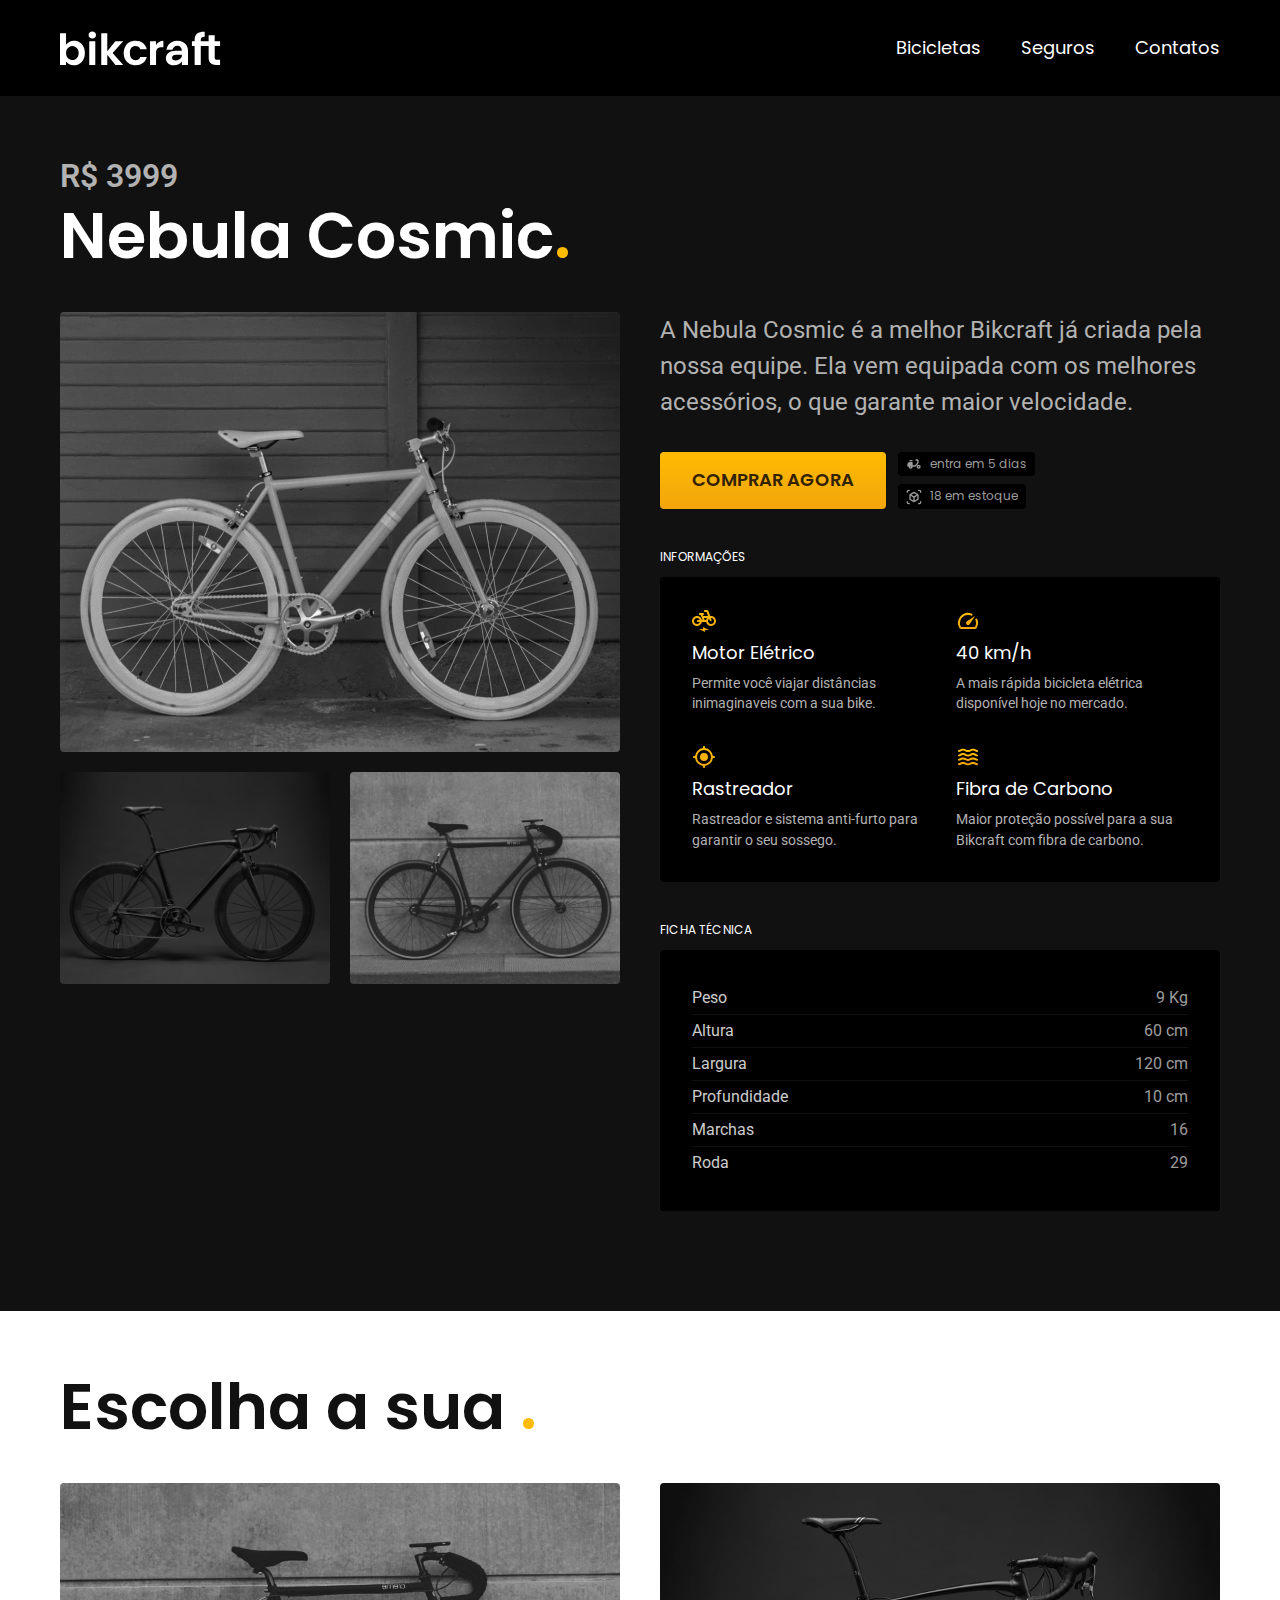
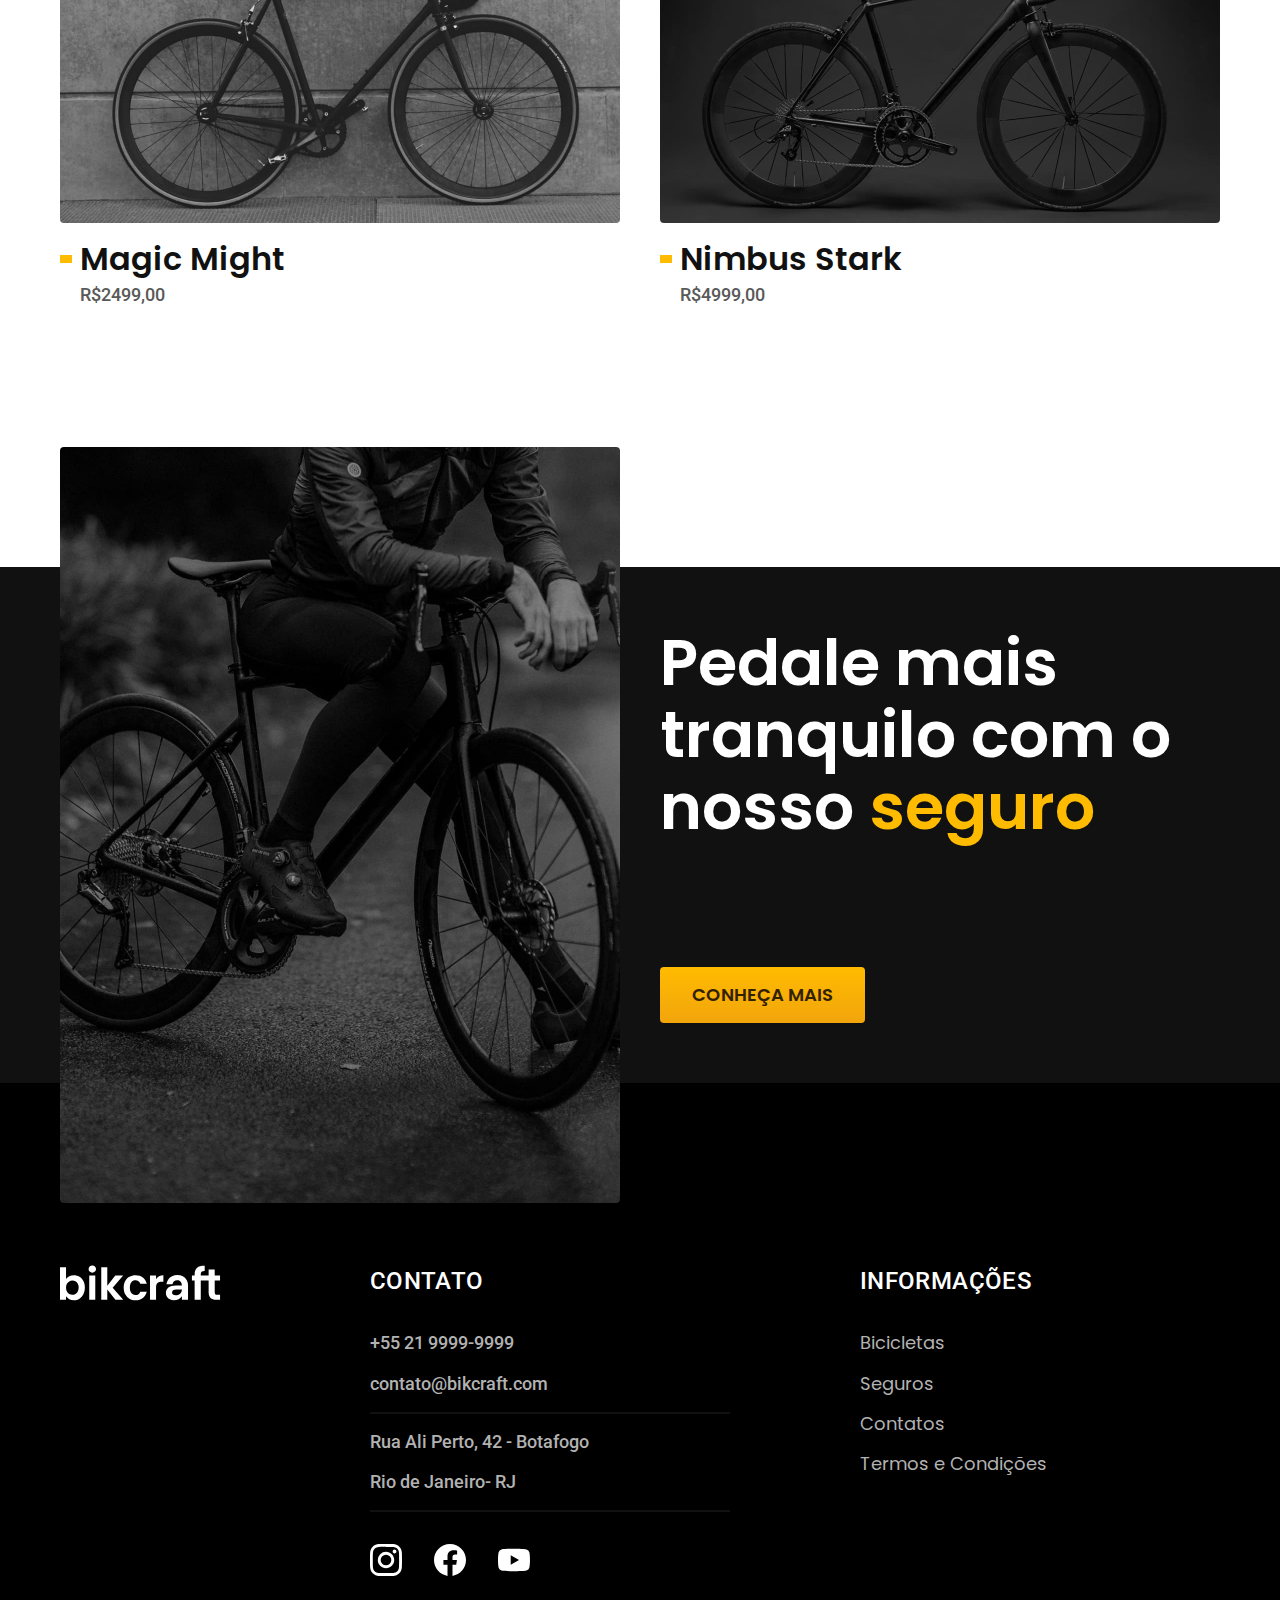
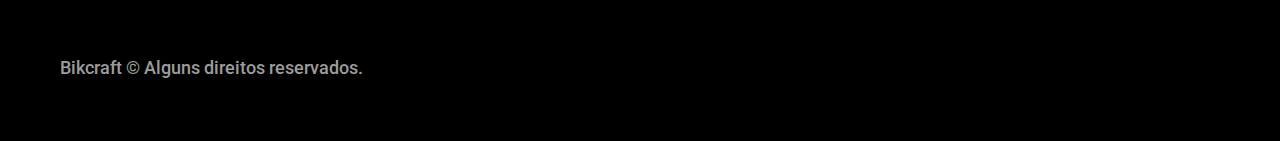
<file: bicicletas/nebula.html>
<!DOCTYPE html>
<html lang="pt-br">

<head>
  <meta charset="UTF-8">
  <meta name="viewport" content="width=device-width, initial-scale=1.0">
  <link rel="preconnect" href="https://fonts.googleapis.com">
  <link rel="preconnect" href="https://fonts.gstatic.com" crossorigin>
  <link href="https://fonts.googleapis.com/css2?family=Merriweather:ital,wght@1,900&family=Poppins:wght@400;600&family=Roboto:wght@400;500&display=swap" rel="stylesheet">
  <meta name="description" content="Bicicleta Nebula Cosmic.">
  <link rel="shortcut icon" href="../favicon.svg" type="image/xsvg+xml">
  <link rel="stylesheet" href="../css/style.min.css">
  <title>Nebula | Bikcraft</title>
  <script>
    document.documentElement.classList.add('js');
  </script>
</head>

<body id="bicicleta">
  <header class="header-bg">
    <div class="header container">
      <a href="../">
        <img src="../img/bikcraft.svg" width="163" height="32" alt="Bikcraft">
      </a>
      <nav aria-label="primaria">
        <ul class="header-menu font-1-m cor-0">
          <li><a href="../bicicletas.html">Bicicletas</a></li>
          <li><a href="../seguros.html">Seguros</a></li>
          <li><a href="../contato.html">Contatos</a></li>
        </ul>
      </nav>
    </div>
  </header>

  <main class="titulo-bg">
    <div>
      <div class="container titulo">
        <p class="font-2-xl cor-5">R$ 3999</p>
        <h1 class="font-1-xxl cor-0">Nebula Cosmic<span class="cor-p1">.</span></h1>
      </div>
    </div>
    <div class="bicicleta container">
      <div class="bicicleta-imagens">
        <img src="../img/bicicleta/nimbus3.jpg" width="1120" height="880" alt="">
        <img src="../img/bicicleta/nimbus1.jpg" width="1120" height="880" alt="">
        <img src="../img/bicicleta/nimbus2.jpg" width="1120" height="880" alt="">
      </div>
      <div class="bicicleta-conteudo">
        <p class="font-2-l cor-5">A Nebula Cosmic é a melhor Bikcraft já criada pela nossa equipe. Ela vem equipada com os melhores acessórios, o que garante maior velocidade.</p>
        <div class="bicicleta-comprar">
          <a class="botao" href="../orcamento.html?tipo=bikcraft&produto=nebula">Comprar Agora</a>
          <span class="font-1-xs cor-6"><img src="../img/icones/entrega.svg" width="16" height="16">entra em 5 dias</span>
          <span class="font-1-xs cor-6"><img src="../img/icones/estoque.svg" width="16" height="16">18 em estoque</span>
        </div>
        <h2 class="font-1-xs cor-0">Informações</h2>
        <ul class="bicicleta-informacoes">
          <li>
            <img src="../img/icones/eletrica.svg" width="32" height="32" alt="">
            <h3 class="font-1-m cor-0">Motor Elétrico</h3>
            <p class="font-2-xs cor-5">Permite você viajar distâncias inimaginaveis com a sua bike.</p>
          </li>
          <li>
            <img src="../img/icones/velocidade.svg" width="32" height="32" alt="">
            <h3 class="font-1-m cor-0">40 km/h</h3>
            <p class="font-2-xs cor-5">A mais rápida bicicleta elétrica disponível hoje no mercado.</p>
          </li>
          <li>
            <img src="../img/icones/rastreador.svg" width="32" height="32" alt="">
            <h3 class="font-1-m cor-0">Rastreador</h3>
            <p class="font-2-xs cor-5">Rastreador e sistema anti-furto para garantir o seu sossego.</p>
          </li>
          <li>
            <img src="../img/icones/carbono.svg" width="32" height="32" alt="">
            <h3 class="font-1-m cor-0">Fibra de Carbono</h3>
            <p class="font-2-xs cor-5">Maior proteção possível para a sua Bikcraft com fibra de carbono.</p>
          </li>
        </ul>
        <h2 class="font-1-xs cor-0">Ficha Técnica</h2>
        <ul class="bicicleta-ficha font-2-s cor-4">
          <li>Peso <span>9 Kg</span></li>
          <li>Altura <span>60 cm</span></li>
          <li>Largura <span>120 cm</span></li>
          <li>Profundidade <span>10 cm</span></li>
          <li>Marchas<span>16</span></li>
          <li>Roda <span>29</span></li>
        </ul>
      </div>
    </div>
  </main>
  <article class="bicicletas-listas container">
    <h2 class="font-1-xxl ">Escolha a sua<span class="cor-p1"> .</span></h2>

    <ul>
      <li>
        <a href="./magic.html">
          <img src="../img/bicicletas/magic.jpg" width="1120" height="680" alt="Bicicleta preta">
          <h3 class="font-1-xl">Magic Might</h3>
          <span class="font-2-m cor-8">R$2499,00</span>
        </a>
      </li>
      <li>
        <a href="./nimbus.html">
          <img src="../img/bicicletas/nimbus.jpg" width="1120" height="680" alt="Bicicleta preta">
          <h3 class="font-1-xl">Nimbus Stark</h3>
          <span class="font-2-m cor-8">R$4999,00</span>
        </a>
      </li>
    </ul>
  </article>

  <article class="seguro-bg">
    <div class="seguro container">
      <div class="seguro-imagem">
        <img src="../img/fotos/seguros.jpg" width="1360" height="1512" alt="Pessoa parada em cima de uma bicicleta">
      </div>
      <div class="seguro-conteudo">
        <h2 class="font-1-xxl cor-0">Pedale mais tranquilo com o nosso <span class="cor-p1">seguro</span></h2>
        <p class="font-2-l">Inscreva-se em um dos planos do nosso seguro Bikcraft e aproveite diversos benefícios.</p>
        <a class="botao" href="../seguros.html">Conheça Mais</a>
      </div>
    </div>
  </article>
  <footer class="footer-bg">
    <div class="footer container">
      <img src="../img/bikcraft.svg" width="163" height="32" alt="Bikcraft">
      <div class="footer-contato">
        <h3 class="font-2-l-b cor-0">Contato</h3>
        <ul class="cor-5 font-2-m">
          <li><a href="tel:+55219999999">+55 21 9999-9999</a></li>
          <li><a href="mailto:contato@bikcraft.com">contato@bikcraft.com</a></li>
          <li>Rua Ali Perto, 42 - Botafogo</li>
          <li>Rio de Janeiro- RJ</li>
        </ul>
        <div class="footer-redes">
          <a href="../">
            <img src="../img/redes/instagram.svg" width="32" height="32" alt="Instagram">
          </a>
          <a href="../">
            <img src="../img/redes/facebook.svg" width="32" height="32" alt="Facebook">
          </a>
          <a href="../">
            <img src="../img/redes/youtube.svg" width="32" height="32" alt="Youtube">
          </a>
        </div>
      </div>
      <div class="footer-informações">
        <h3 class="font-2-l-b cor-0">Informações</h3>
        <nav>
          <ul class="font-1-m cor-5">
            <li><a href="../bicicletas.html">Bicicletas</a></li>
            <li><a href="../seguros.html">Seguros</a></li>
            <li><a href="../contato.html">Contatos</a></li>
            <li><a href="../termos.html">Termos e Condições</a></li>
          </ul>
        </nav>
      </div>
      <p class="footer-copy font-2-m cor-6">Bikcraft © Alguns direitos reservados.</p>
    </div>
  </footer>
  <script src="../js/script.js"></script>
</body>

</html>
</file>
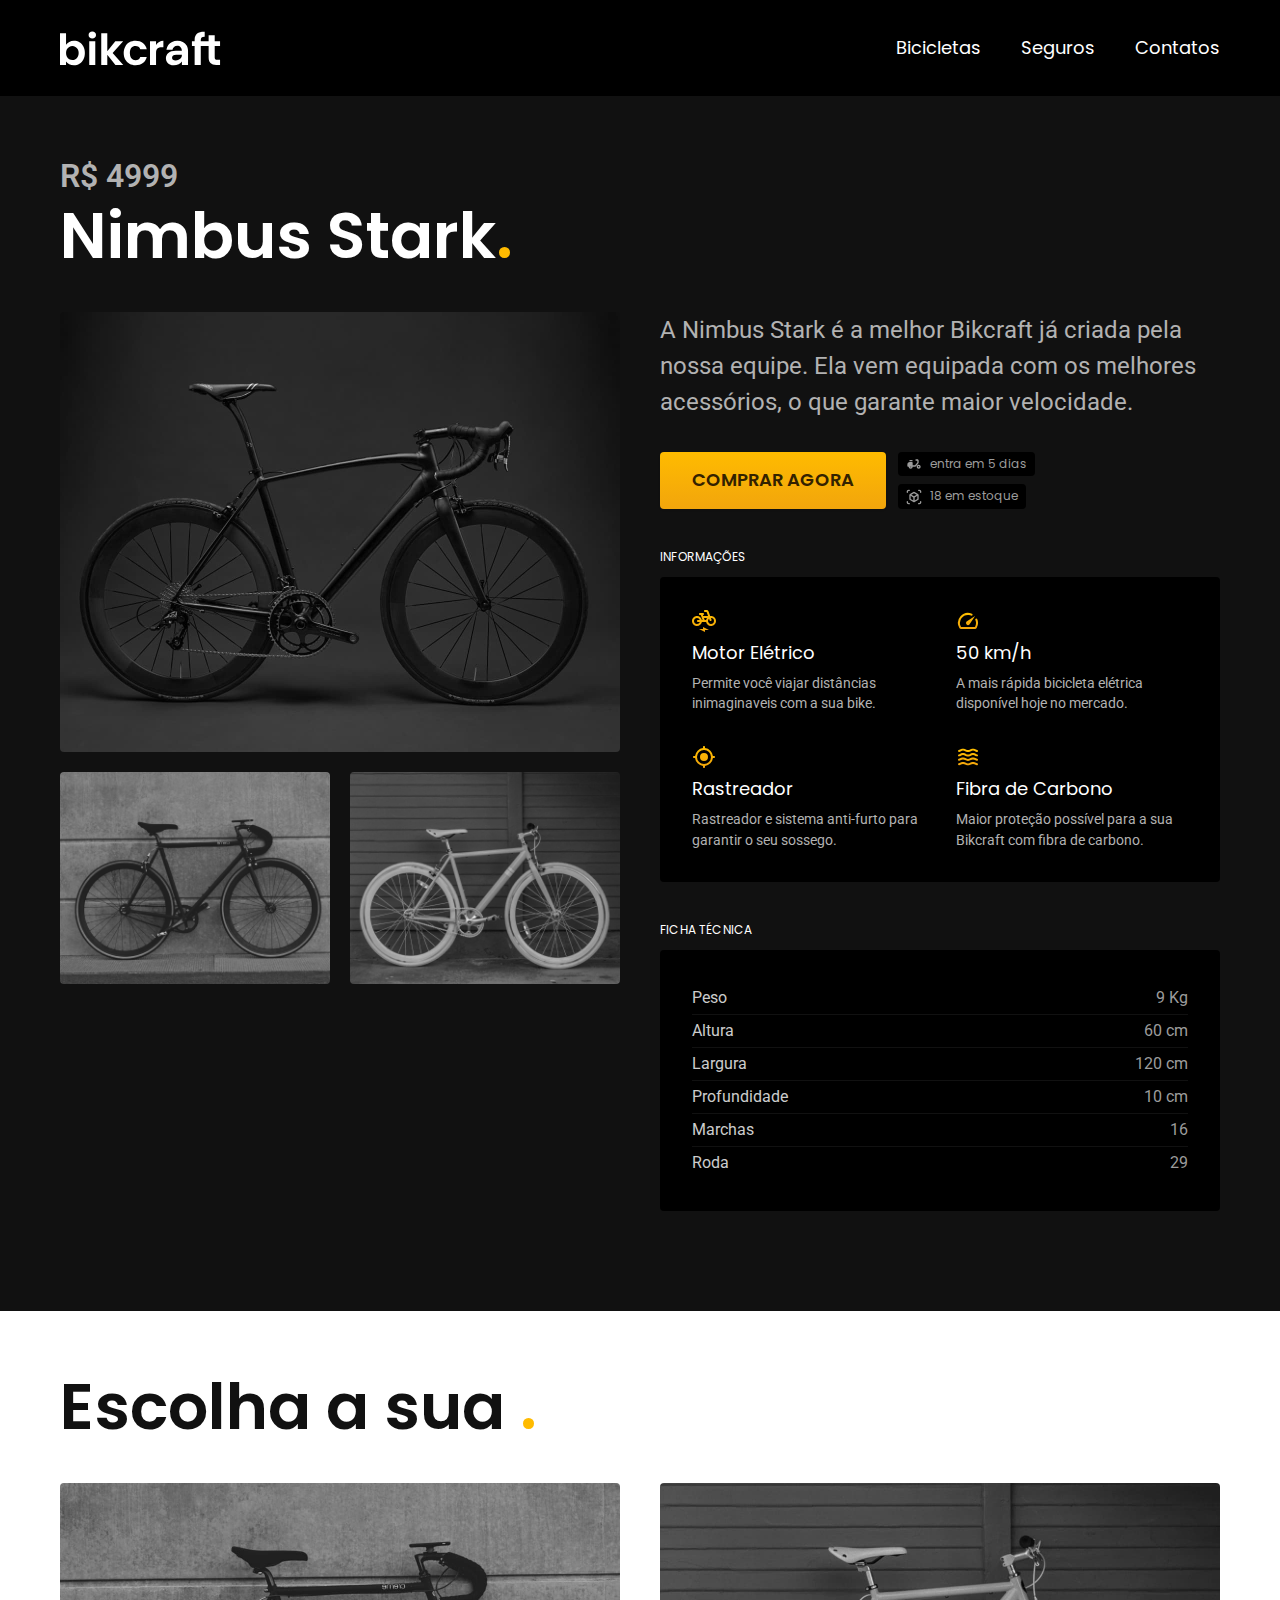
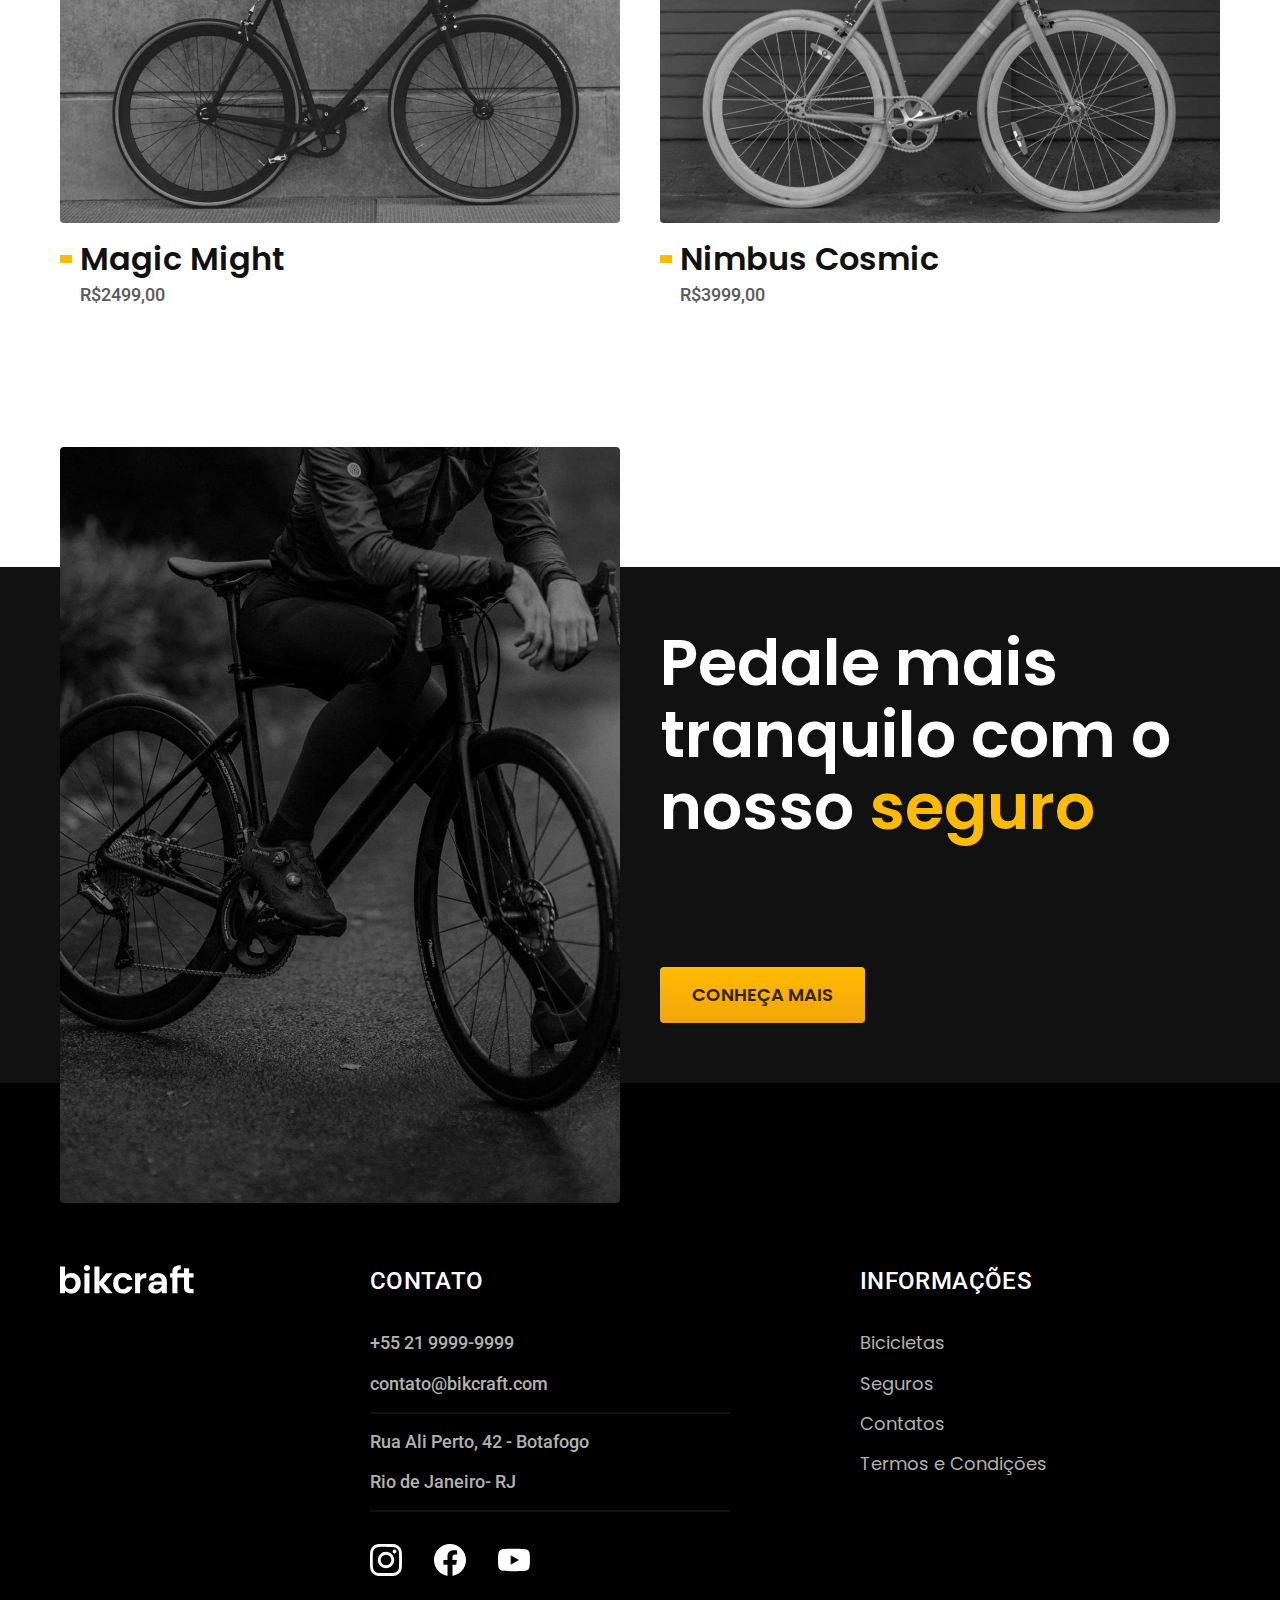
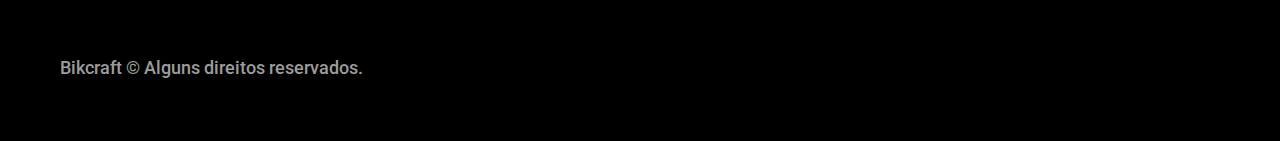
<file: bicicletas/nimbus.html>
<!DOCTYPE html>
<html lang="pt-br">

<head>
  <meta charset="UTF-8">
  <meta name="viewport" content="width=device-width, initial-scale=1.0">
  <link rel="preconnect" href="https://fonts.googleapis.com">
  <link rel="preconnect" href="https://fonts.gstatic.com" crossorigin>
  <link href="https://fonts.googleapis.com/css2?family=Merriweather:ital,wght@1,900&family=Poppins:wght@400;600&family=Roboto:wght@400;500&display=swap" rel="stylesheet">
  <meta name="description" content="Bicicleta Nimbus Stark.">
  <link rel="shortcut icon" href="../favicon.svg" type="image/xsvg+xml">
  <link rel="stylesheet" href="../css/style.min.css">
  <title>Nimbus | Bikcraft</title>
  <script>
    document.documentElement.classList.add('js');
  </script>
</head>

<body id="bicicleta">
  <header class="header-bg">
    <div class="header container">
      <a href="../">
        <img src="../img/bikcraft.svg" width="163" height="32" alt="Bikcraft">
      </a>
      <nav aria-label="primaria">
        <ul class="header-menu font-1-m cor-0">
          <li><a href="../bicicletas.html">Bicicletas</a></li>
          <li><a href="../seguros.html">Seguros</a></li>
          <li><a href="../contato.html">Contatos</a></li>
        </ul>
      </nav>
    </div>
  </header>

  <main class="titulo-bg">
    <div>
      <div class="container titulo">
        <p class="font-2-xl cor-5">R$ 4999</p>
        <h1 class="font-1-xxl cor-0">Nimbus Stark<span class="cor-p1">.</span></h1>
      </div>
    </div>
    <div class="bicicleta container">
      <div class="bicicleta-imagens">
        <img src="../img/bicicleta/nimbus1.jpg" width="1120" height="880" alt="">
        <img src="../img/bicicleta/nimbus2.jpg" width="1120" height="880" alt="">
        <img src="../img/bicicleta/nimbus3.jpg" width="1120" height="880" alt="">
      </div>
      <div class="bicicleta-conteudo">
        <p class="font-2-l cor-5">A Nimbus Stark é a melhor Bikcraft já criada pela nossa equipe. Ela vem equipada com os melhores acessórios, o que garante maior velocidade.</p>
        <div class="bicicleta-comprar">
          <a class="botao" href="../orcamento.html?tipo=bikcraft&produto=nimbus">Comprar Agora</a>
          <span class="font-1-xs cor-6"><img src="../img/icones/entrega.svg" width="16" height="16">entra em 5 dias</span>
          <span class="font-1-xs cor-6"><img src="../img/icones/estoque.svg" width="16" height="16">18 em estoque</span>
        </div>
        <h2 class="font-1-xs cor-0">Informações</h2>
        <ul class="bicicleta-informacoes">
          <li>
            <img src="../img/icones/eletrica.svg" width="32" height="32" alt="">
            <h3 class="font-1-m cor-0">Motor Elétrico</h3>
            <p class="font-2-xs cor-5">Permite você viajar distâncias inimaginaveis com a sua bike.</p>
          </li>
          <li>
            <img src="../img/icones/velocidade.svg" width="32" height="32" alt="">
            <h3 class="font-1-m cor-0">50 km/h</h3>
            <p class="font-2-xs cor-5">A mais rápida bicicleta elétrica disponível hoje no mercado.</p>
          </li>
          <li>
            <img src="../img/icones/rastreador.svg" width="32" height="32" alt="">
            <h3 class="font-1-m cor-0">Rastreador</h3>
            <p class="font-2-xs cor-5">Rastreador e sistema anti-furto para garantir o seu sossego.</p>
          </li>
          <li>
            <img src="../img/icones/carbono.svg" width="32" height="32" alt="">
            <h3 class="font-1-m cor-0">Fibra de Carbono</h3>
            <p class="font-2-xs cor-5">Maior proteção possível para a sua Bikcraft com fibra de carbono.</p>
          </li>
        </ul>
        <h2 class="font-1-xs cor-0">Ficha Técnica</h2>
        <ul class="bicicleta-ficha font-2-s cor-4">
          <li>Peso <span>9 Kg</span></li>
          <li>Altura <span>60 cm</span></li>
          <li>Largura <span>120 cm</span></li>
          <li>Profundidade <span>10 cm</span></li>
          <li>Marchas<span>16</span></li>
          <li>Roda <span>29</span></li>
        </ul>
      </div>
    </div>
  </main>
  <article class="bicicletas-listas container">
    <h2 class="font-1-xxl ">Escolha a sua<span class="cor-p1"> .</span></h2>

    <ul>
      <li>
        <a href="./magic.html">
          <img src="../img/bicicletas/magic.jpg" width="1120" height="680" alt="Bicicleta preta">
          <h3 class="font-1-xl">Magic Might</h3>
          <span class="font-2-m cor-8">R$2499,00</span>
        </a>
      </li>
      <li>
        <a href="./nebula.html">
          <img src="../img/bicicletas/nebula.jpg" width="1120" height="680" alt="Bicicleta preta">
          <h3 class="font-1-xl">Nimbus Cosmic</h3>
          <span class="font-2-m cor-8">R$3999,00</span>
        </a>
      </li>
    </ul>
  </article>

  <article class="seguro-bg">
    <div class="seguro container">
      <div class="seguro-imagem">
        <img src="../img/fotos/seguros.jpg" width="1360" height="1512" alt="Pessoa parada em cima de uma bicicleta">
      </div>
      <div class="seguro-conteudo">
        <h2 class="font-1-xxl cor-0">Pedale mais tranquilo com o nosso <span class="cor-p1">seguro</span></h2>
        <p class="font-2-l">Inscreva-se em um dos planos do nosso seguro Bikcraft e aproveite diversos benefícios.</p>
        <a class="botao" href="../seguros.html">Conheça Mais</a>
      </div>
    </div>
  </article>
  <footer class="footer-bg">
    <div class="footer container">
      <img src="../img/bikcraft.svg" width="136" height="32" alt="Bikcraft">
      <div class="footer-contato">
        <h3 class="font-2-l-b cor-0">Contato</h3>
        <ul class="cor-5 font-2-m">
          <li><a href="tel:+55219999999">+55 21 9999-9999</a></li>
          <li><a href="mailto:contato@bikcraft.com">contato@bikcraft.com</a></li>
          <li>Rua Ali Perto, 42 - Botafogo</li>
          <li>Rio de Janeiro- RJ</li>
        </ul>
        <div class="footer-redes">
          <a href="../">
            <img src="../img/redes/instagram.svg" width="32" height="32" alt="Instagram">
          </a>
          <a href="../">
            <img src="../img/redes/facebook.svg" width="32" height="32" alt="Facebook">
          </a>
          <a href="../">
            <img src="../img/redes/youtube.svg" width="32" height="32" alt="Youtube">
          </a>
        </div>
      </div>
      <div class="footer-informações">
        <h3 class="font-2-l-b cor-0">Informações</h3>
        <nav>
          <ul class="font-1-m cor-5">
            <li><a href="../bicicletas.html">Bicicletas</a></li>
            <li><a href="../seguros.html">Seguros</a></li>
            <li><a href="../contato.html">Contatos</a></li>
            <li><a href="../termos.html">Termos e Condições</a></li>
          </ul>
        </nav>
      </div>
      <p class="footer-copy font-2-m cor-6">Bikcraft © Alguns direitos reservados.</p>
    </div>
  </footer>
  <script src="../js/script.js"></script>
</body>

</html>
</file>
<file: css/style.min.css>
body{margin:0;font-family:Arial,Helvetica,sans-serif;color:#111}ul{margin:0;padding:0;list-style:none}blockquote,dd,h1,h2,h3,h4,p,ul{margin:0}a{text-decoration:none;color:inherit}img{max-width:100%;height:auto;display:block}[src$=".jpg"]{border-radius:4px}.font-1-xxl{font:600 4rem/1.125 Poppins,sans-serif}.font-1-xl{font:600 2rem/1.25 Poppins,sans-serif}.font-1-xs{font:400 0.75rem/1.35 Poppins,sans-serif}.font-1-s{font:400 1rem/1.5 Poppins,sans-serif}.font-1-m,.font-1-m-b{font:400 1.125rem/1.35 Poppins,sans-serif}.font-1-l{font:400 1.5rem/1.5 Poppins,sans-serif}.font-1-m-b{font-weight:600}.font-2-xl{font:600 2rem/1.25 Roboto,sans-serif}.font-2-xs{font:400 0.875rem/1.43 Roboto,sans-serif}.font-2-l,.font-2-l-b{font:400 1.5rem/1.5 Roboto,sans-serif}.font-2-l-b{font-weight:500;letter-spacing:.015em;text-transform:uppercase}.font-2-s{font:400 1rem/1.5 Roboto,sans-serif}.font-2-m{font:500 1.125rem/1.35 Roboto,sans-serif}@media(max-width:1200px){.font-1-xxl{font-size:3rem}.font-2-l,.font-2-l-b{font-size:1.125rem}}@media(max-width:800px){.font-1-xxl{font-size:2rem}.font-1-xl,.font-2-xl{font-size:1.5rem}}.header-bg{background-color:var(--cor-12)}.header{display:flex;flex-wrap:wrap;gap:20px;justify-content:space-between;align-items:center;padding:20px}.header-menu{display:flex;flex-wrap:wrap;gap:40px}.header-menu a{padding:16px 0;display:inline-block;position:relative}.header-menu a::after{content:"";display:block;height:2px;width:0%;background-color:var(--cor-0);margin-top:4px;transition:.3s;position:absolute}.header-menu a.ativo::after,.header-menu a:hover::after{width:100%}@media (max-width:800px){.header-menu{gap:20px}.header-menu a{background-color:var(--cor-11);padding:12px 16px;border-radius:4px}.header-menu a::after{display:none}.header-menu a:hover{background:var(--cor-10)}}@media (max-width){.header-menu{gap:12px}.header-menu a{padding:8px 12px;font-size:14px}}.footer-bg{background-color:var(--cor-12)}.footer{display:grid;grid-template-columns:3fr 5fr 4fr;gap:40px;padding-top:60px;padding-bottom:60px}.footer h3{margin-bottom:32px}.footer-contato ul{margin-bottom:32px}.footer li{margin-bottom:16px}.footer-redes{display:flex;gap:32px}.footer-contato li:nth-child(2n):after{content:"";display:block;width:360px;height:2px;background:var(--cor-11);margin-top:16px}.footer a:hover{color:var(--cor-0)}.footer-copy{grid-column:1/-1;margin-top:40px}@media (max-width:800px){.footer>img{display:none}.footer{grid-template-columns:1fr 1fr}}@media (max-width:600px){.footer{grid-template-columns:1fr;gap:60px}.footer-copy{margin-top:0}}.introducao{display:grid;grid-template-columns:1fr 1fr;gap:0 40px}.introducao-bg{background:var(--cor-12) url("../img/dec/bottom-left.svg") no-repeat bottom 160px left 20px;box-shadow:0 -120px inset var(--cor-0)}.introducao a,.introducao p{grid-column:1}.introducao-conteudo{align-self:end;padding-bottom:200px}.introducao h1{margin-bottom:32px}.introducao p{margin-bottom:20px}.introducao img{width:100%;height:100%;object-fit:cover;border-radius:4px}@media (max-width:800px){.introducao-bg{background:var(--cor-11);padding-top:40px;box-shadow:inset 0 -60px var(--cor-0)}.introducao{grid-template-columns:1fr;gap:32px}.introducao-conteudo{padding-bottom:0}.introducao h1{margin-bottom:16px}.introducao img{height:300px;width:100%}}.tecnologia-bg{background-color:var(--cor-11);box-shadow:inset 0 80px var(--cor-0),inset 0 -80px var(--cor-0)}.tecnologia{display:grid;grid-template-columns:1fr 1fr;gap:40px}.tecnologia-imagem img{width:100%;height:100%;object-fit:cover;object-position:left}.tecnologia-conteudo{padding-top:160px;padding-bottom:160px}.tecnologia-conteudo>span{display:block;margin-bottom:20px}.tecnologia-conteudo>span{margin-bottom:32px}.tecnologia-conteudo>p{margin-bottom:20px}.tecnologia-conteudo a{margin-bottom:80px}.tecnologia-vantagens{display:flex;gap:40px}.tecnologia-vantagens h3{margin-bottom:8px;width:max-content}.tecnologia-vantagens img{width:24px;margin-bottom:8px}@media(max-width:800px){.tecnologia-bg{box-shadow:initial}.tecnologia{grid-template-columns:1fr}.tecnologia-conteudo{padding-top:60px;padding-bottom:60px}.tecnologia-imagem{display:none}.tecnologia a{margin-bottom:60px}}@media(max-width:600px){.tecnologia-vantagens{flex-direction:column}}.parceiros{padding-top:60px;padding-bottom:120px}.parceiros h2{margin-bottom:60px}.parceiros ul{padding:0 20px;max-width:1400px;display:grid;grid-template-columns:repeat(4,1fr);margin:0 auto}.parceiros li{display:flex;padding:32px;border-left:2px solid var(--cor-2)}.parceiros img{margin:auto}.parceiros li:first-child,.parceiros li:nth-child(5){border-left:none}.parceiros li:nth-child(n+5){border-top:2px solid var(--cor-2)}@media(max-width:800px){.parceiros{padding-bottom:60px}.parceiros h2{margin-bottom:20px}.parceiros ul{grid-template-columns:repeat(2,1fr)}.parceiros li:nth-child(n+3){border-top:2px solid var(--cor-2)}.parceiros li:nth-child(odd){border-left:none}.parceiros li{padding:20pxpx}}.depoimento{display:grid;grid-template-columns:1fr 1fr;background-color:var(--cor-p1);overflow:hidden}.depoimento img{border-radius:0;width:100%;height:100%;object-fit:cover}.depoimento-conteudo{padding:40px 40px 80px 80px;align-self:end;background:url("../img/dec/bottom-right-p.svg") no-repeat bottom 40px right 40px}.depoimento-conteudo p{max-width:32ch;font-family:Merriweather,serif;font-style:italic;font-weight:900;margin-bottom:32px;position:relative}.depoimento p::after,.depoimento p::before{font-size:5rem;color:var(--cor-p2);position:absolute}.depoimento p::before{content:"“";left:-50px;top:-20px}.depoimento p::after{content:"”"}@media (min-width:1200px){.depoimento img{max-height:520px}}@media (max-width:800px){.depoimento{grid-template-columns:1fr;text-align:center}.depoimento-conteudo{padding:40px 20px;justify-self:center}.depoimento img{max-height:200px}}:root{--cor-0:#fff;--cor-1:#f7f7f7;--cor-2:#ededed;--cor-3:#dedede;--cor-4:#ccc;--cor-5:#b2b2b2;--cor-6:#9c9c9c;--cor-7:#71717171;--cor-8:#595959;--cor-9:#404040;--cor-10:#2e2e2e;--cor-11:#111;--cor-12:#000;--cor-p1:#fb0;--cor-p2:#e4a30b;--cor-p3:#a66f00;--cor-p4:#640;--cor-p5:#320}.cor-0{color:var(--cor-0)}.cor-1{color:var(--cor-1)}.cor-2{color:var(--cor-2)}.cor-3{color:var(--cor-3)}.cor-4{color:var(--cor-4)}.cor-5{color:var(--cor-5)}.cor-6{color:var(--cor-6)}.cor-7{color:var(--cor-7)}.cor-8{color:var(--cor-8)}.cor-9{color:var(--cor-9)}.cor-10{color:var(--cor-10)}.cor-11{color:var(--cor-11)}.cor-12{color:var(--cor-12)}.cor-p1{color:var(--cor-p1)}.cor-p2{color:var(--cor-p2)}.cor-p3{color:var(--cor-p3)}.cor-p4{color:var(--cor-p4)}.cor-p5{color:var(--cor-p5)}.container{box-sizing:border-box;max-width:1200px;padding-left:20px;padding-right:20px;margin-left:auto;margin-right:auto}.botao{display:inline-block;padding:16px 32px;background:linear-gradient(#fb0,#f2a50c);border-radius:4px;box-shadow:0 1px 2px rgba(0,0,0,.1);text-transform:uppercase;color:var(--cor-p5);font:600 1.125rem/1.35 Poppins,sans-serif;max-width:max-content;border:none;cursor:pointer}.botao:hover{background:linear-gradient(#ffb60d,#e59317)}.botao.secundario{background:var(--cor-10);color:var(--cor-2)}.botao.secundario:hover{background:var(--cor-9)}.botao.seta{display:flex;align-items:center}.botao.seta::after{content:"";display:inline-block;width:18px;height:10px;margin-left:12px;background:url(../img/icones/seta.svg);transition:transform .2s}.botao.seta:hover::after{transform:translateX(4px)}@media (max-width:600px){.botao{padding:12px 16px;font-size:1rem}}.link{display:inline-block;color:var(--cor-p1);font:500 1.5rem/1.5 Poppins,sans-serif;text-transform:uppercase}.link::after{content:"";display:block;width:100%;height:4px;background-color:currentColor}.link:hover{color:var(--cor-0)}.titulo-bg{padding-top:60px;padding-bottom:60px;background-color:var(--cor-11)}.titulo{background:url("../img/dec/top-right.svg") no-repeat top rigth 20px}.titulo p{margin-bottom:4px}@media (max-width:800px){.titulo-bg{padding-top:40px;padding-bottom:40px}.titulo p{font-size:1rem;text-transform:lowercase;font-weight:400}}.form{display:grid;grid-template-columns:1fr 1fr;gap:20px}.form label{display:block;font:400 1rem/1.5 Poppins,sans-serif;margin-bottom:4px}.form input[type=email],.form input[type=text],.form textarea{font-size:400 1rem/1.5 "Roboto",sans-serif;background:var(--cor-1);border:1px solid var(--cor-2);padding:12px;border-radius:4px;width:100%;box-sizing:border-box}.form input[type=email]:focus,.form input[type=text]:focus,.form textarea:focus{outline:0;border-color:var(--cor-p1);background:var(--cor-0);box-shadow:0 0 0 2px #fea}.form .col-2{grid-column:span 2}@media (max-width:600px){.form{grid-template-columns:1fr}.form .col-2{grid-column:1}}.seguros-bg{background-color:var(--cor-11)}.seguros{padding-bottom:60px;padding-top:60px;display:grid;grid-template-columns:1fr 1fr;gap:40px;align-items:center}#seguros .seguros{padding-top:0}.seguros h2{grid-column:1/-1}.seguros-item{background-color:var(--cor-12);padding:32px 32px 32px 60px;display:grid;grid-template-columns:1fr auto;border-radius:4px}.seguros-item h3{margin-bottom:40px}.seguros-item span{grid-column:2;display:block;text-align:right}.seguros-item ul{grid-column:1/-1;margin-bottom:32px}.seguros-item li+li{margin-top:20px}.seguros-item li{display:flex;align-items:center;position:relative}.seguros-item li::before{content:"";display:inline-block;width:13px;height:9px;background-image:url(../img/icones/lista.svg);position:absolute;left:-21px}.seguros-item a{grid-column:1/-1}@media (max-width:800px){.seguros{grid-template-columns:1fr}}.vantagens-bg{background-color:var(--cor-12)}.vantagens{padding-top:120px;padding-bottom:120px}.vantagens h2{margin-bottom:60px}.vantagens ul{display:grid;grid-template-columns:repeat(auto-fit,minmax(280px,max-content));gap:40px 80px}.vantagens h3,.vantagens img{margin-bottom:8px}@media(max-width:800px){.vantagens{padding-top:60px;padding-bottom:60px}.vantagens h2{margin-bottom:40px}.vantagens ul{gap:20px}}.perguntas{padding-top:120px;padding-bottom:120px}.perguntas h2{margin-bottom:60px}.perguntas dl>div{padding:20px;border:4px}.perguntas dl>div:nth-child(odd){background-color:var(--cor-1)}.perguntas button{display:grid;grid-template-columns:auto 1fr auto;align-items:center;gap:8px;cursor:pointer;border:none;background:0 0;width:100%;text-align:left}.perguntas button::before{content:"";display:inline-block;width:12px;height:8px;background-color:var(--cor-p1)}.perguntas button::after{content:"";display:inline-block;width:14px;height:6px;background:url(../img/icones/seta-abrir.svg);transition:.3s}.perguntas button:hover:after,.perguntas button[aria-expanded=true]::after{transform:rotate(180deg)}.perguntas dd{padding-left:20px;padding-top:16px;max-width:80ch}@media (max-width:800px){.perguntas{padding-top:60px;padding-bottom:60px}.perguntas h2{margin-bottom:40px}}.js .perguntas dd{display:none}.js .perguntas dd.ativa{display:block}.termos{padding-top:80px;padding-bottom:80px}.termos h2{font-weight:600;margin-bottom:20px}.termos p+h2{margin-top:40px}.termos p{max-width:75ch;margin-top:24px}.bicicletas-listas{padding-top:60px;padding-bottom:120px}.bicicletas-listas ul{display:flex;gap:40px;padding:0 20px 20px 20px;max-width:1400px;margin-left:auto;margin-right:auto;overflow-x:auto}#bicicleta .bicicletas-listas ul{padding:0 0 20px 0}.bicicletas-listas li{flex:1;min-width:280px}.bicicletas-listas h2{margin-bottom:40px}.bicicletas-listas a{display:block}.bicicletas-listas img{margin-bottom:16px}.bicicletas-listas h3{margin-bottom:4px;display:flex;align-items:center}.bicicletas-listas h3::before{content:"";display:inline-block;height:8px;width:12px;background-color:var(--cor-p1);margin-right:8px;transition:width .2s}.bicicletas-listas a:hover h3::before{width:24px}.bicicletas-listas li span{padding-left:20px}@media (max-width:800px){.bicicletas-listas{padding-bottom:60px}.bicicletas-listas ul{gap:20px}}.bicicletas-bg{background:linear-gradient(to right,var(--cor-0) 30%,var(--cor-11) 30%)}.bicicletas{display:grid;grid-template-columns:1fr 1fr;gap:40px;padding-top:60px;padding-bottom:60px;background:url("../img/dec/top-right.svg") no-repeat top 40px right 20px}.bicicletas-imagem span{grid-area:1/1;place-self:start end;margin-top:20px;background-color:var(--cor-12);display:inline-block;padding:8px 16px 8px 8px;border-radius:4px 0 0 4px}.bicicletas-imagem img{grid-area:1/1}.bicicletas-imagem{display:grid}.bicicletas-conteudo{display:grid;grid-template-columns:1fr auto;align-content:start}.bicicletas h2,.bicicletas p{grid-column:1/-1}.bicicletas h2{margin-bottom:20px}.bicicletas h2::before{content:"";display:block;width:12px;height:8px;background-color:var(--cor-p1);margin-bottom:8px}.bicicletas p{margin-bottom:32px}.bicicletas a{place-self:end}.bicicletas li{display:flex;align-items:center}.bicicletas ul{display:grid;gap:16px}.bicicletas-conteudo img{width:24px;margin-right:8px}@media (max-width:800px){.bicicletas{grid-template-columns:1fr;gap:20px;padding-top:40px;padding-bottom:40px}.bicicletas-bg{background:var(--cor-11)}}@media (max-width:600px){.bicicletas-conteudo{grid-template-columns:1fr}.bicicletas a{place-self:start}.bicicletas-conteudo ul{grid-template-columns:1fr 1fr;margin-bottom:32px;font-size:1rem}}.bicicleta{display:grid;grid-template-columns:1fr 1fr;align-items:start;gap:40px;padding-top:40px;padding-bottom:40px}.bicicleta-imagens{display:flex;flex-wrap:wrap;gap:20px}.bicicleta-imagens img{flex:1;min-width:200px}.bicicleta-imagens img:first-child{min-width:100%}.bicicleta-conteudo>p{margin-bottom:32px}.bicicleta-comprar{display:grid;grid-template-columns:max-content auto;align-items:center;justify-items:start;gap:8px 12px;margin-bottom:40px}.bicicleta-comprar a{grid-row:span 2}.bicicleta-comprar span{display:flex;align-items:center;background-color:var(--cor-12);gap:8px;padding:4px 8px;border-radius:4px}.bicicleta-conteudo h2{text-transform:uppercase;letter-spacing:.015em;margin-bottom:12px}.bicicleta-ficha,.bicicleta-informacoes{padding:32px;background-color:var(--cor-12);border-radius:4px}.bicicleta-informacoes{margin-bottom:40px;display:grid;grid-template-columns:1fr 1fr;gap:32px}.bicicleta-informacoes img{width:24px;margin-bottom:8px}.bicicleta-informacoes h3{margin-bottom:8px}.bicicleta-ficha li{padding:4px 0;display:flex;justify-content:space-between;border-bottom:1px solid var(--cor-11)}.bicicleta-ficha li:last-child{border-bottom:none}.bicicleta-ficha span{color:var(--cor-6)}#bicicletan .titulo p{text-transform:uppercase}@media(max-width:800px){.bicicleta{grid-template-columns:1fr;padding-top:40px;padding-bottom:40px}.bicicleta-imagens{grid-row:2}}@media(max-width:400px){.bicicleta-informacoes{grid-template-columns:1fr}.bicicleta-comprar{grid-template-columns:1fr}}.seguro-bg{background-color:var(--cor-11);box-shadow:inset 0 120px var(--cor-0),inset 0 -120px var(--cor-12)}.seguro{display:grid;grid-template-columns:1fr 1fr;gap:40px}.seguro-imagem img{width:100%;height:100%;object-fit:cover}.seguro-conteudo{padding-top:180px;padding-bottom:180px}.seguro h2{margin-bottom:32px}.seguro p{margin-bottom:20px}@media(max-width:800px){.seguro{grid-template-columns:1fr}.seguro-bg{box-shadow:inset 0 -60px var(--cor-12)}.seguro-imagem{height:200px}.seguro-conteudo{grid-row:1;padding-top:40px;padding-bottom:0}}#contato{background:linear-gradient(var(--cor-11) 600px,var(--cor-1) 0)}.contato{display:grid;grid-template-columns:5fr 7fr}.contato-dados,.contato-formulario{padding:60px;box-shadow:0 1px 2px rgba(0,0,0,.1);margin-bottom:60px}.contato-dados{border-radius:5px 0 0 5px;background:var(--cor-12) url("../img/dec/bottom-left.svg") no-repeat bottom 20px left 20px}.contato-formulario{border-radius:0 5px 5px 0;background:var(--cor-0) url("../img/dec/bottom-right.svg") no-repeat bottom 20px right 20px}.contato-dados h2{margin-bottom:60px}.contato-endereco{margin-bottom:32px;padding-left:28px;background:url("../img/icones/local.svg") no-repeat 0 2px}.contato-endereco p{margin-bottom:8px}.contato-meios a{display:block;max-width:max-content;margin-bottom:8px;padding-left:28px}.contato-meios a:hover{color:var(--cor-0)}.contato-meios a:first-child{background:url("../img/icones/email.svg") no-repeat 0 2px}.contato-meios a:nth-child(2){margin-bottom:32px}.contato-meios a:nth-child(3){background:url("../img/icones/telefone.svg") no-repeat 0 2px;margin-bottom:60px}.contato-redes{display:flex;gap:32px;padding-left:28px}@media (max-width:800px){.contato{grid-template-columns:1fr}.contato-dados,.contato-formulario{padding:20px}.contato-dados{border-radius:5px 5px 0 0;background:var(--cor-12)}.contato-formulario{border-radius:0 0 5px 5px}.contato-dados h2,.contato-meios a:nth-child(3){margin-bottom:32px}.contato-redes{margin-bottom:12px}}.lojas{display:grid;grid-template-columns:1fr 1fr;gap:0 40px;padding-bottom:120px;padding-top:120px}.lojas h2{grid-column:1/-1;margin-bottom:60px}.lojas img{border-radius:4px 4px 0 0}.loja-item{border-radius:4px;background:var(--cor-0);box-shadow:0 1px 2px rgba(0,0,0,.1)}.loja-conteudo{display:grid;grid-template-columns:1fr 1fr;gap:32px 16px;padding:32px}.loja-conteudo h3,.loja-tempo{grid-column:1/-1}.loja-dados{display:grid;gap:8px;border-left:2px solid var(--cor-2);padding-left:12px}.loja-tempo{display:flex;align-items:center;gap:8px}@media(max-width:800px){.lojas{gap:20px;padding-top:60px;padding-bottom:60px}.lojas h2{margin-bottom:32px}.loja-conteudo{grid-template-columns:1fr}}@media(max-width:600px){.lojas{grid-template-columns:1fr}}#orcamento{background:linear-gradient(var(--cor-11) 600px,var(--cor-1) 0)}.orcamento-conteudo{display:none}.orcamento{display:grid;grid-template-columns:5fr 7fr;padding-bottom:120px}.orcamento h2{text-transform:uppercase;position:relative;display:flex;align-items:center}.orcamento h2::before{content:"";display:inline-block;width:4px;height:8px;background-color:var(--cor-p1);position:absolute;left:-12px}.orcamento-dados,.orcamento-produto{padding:60px;box-shadow:0 1px 2px rgba(0,0,00.1,alpha)}.orcamento-produto{border-radius:5px 0 0 5px;background:var(--cor-12) url("../img/dec/bottom-left.svg") no-repeat bottom 20px left 20px;display:grid;grid-template-columns:1fr 1fr;gap:20px;align-content:start}.orcamento-produto>*{grid-column:1/-1}.orcamento-produto>label{grid-column:initial}.orcamento-produto label{font:400 1rem/1.5 Poppins,sans-serif;color:var(--cor-4);background-color:var(--cor-10);padding:12px 16px;border-radius:4px;display:grid;grid-template-columns:auto 1fr auto;align-items:center;border:1px solid var(--cor-10)}.orcamento-produto input:checked+label{background:var(--cor-0);color:var(--cor-11)}.orcamento-produto input{opacity:0;position:absolute;pointer-events:none}.orcamento-produto label::before{content:"";display:inline-block;box-sizing:border-box;width:12px;height:12px;border:1px solid var(--cor-6);border-radius:50%;margin-right:8px}.orcamento-produto input:checked+label::before{border-color:var(--cor-7);box-shadow:inset 0 0 0 3px var(--cor-0),inset 0 0 0 6px var(--cor-7)}.orcamento-produto label span{display:none}.orcamento-produto input:checked+label span{display:inline-block}.orcamento-dados{border-radius:0 5px 5px 0;background:var(--cor-0) url("../img/dec/bottom-right.svg") no-repeat bottom 20px right 20px}#bikcraft:checked~#orcamento-bikcraft,#seguro:checked~#orcamento-seguro{display:grid;gap:20px}.orcamento-conteudo h2,.orcamento-dados h2:nth-of-type(n+2){margin-top:20px}.orcamento-produto label:hover{background-color:var(--cor-9);border-color:var(--cor-9)}.orcamento-produto label:focus{box-shadow:0 0 0 2px var(--cor-p1)}.orcamento-produto input:focus+label:hover{box-shadow:0 0 0 2px var(--cor-p1);border:1px solid var(--cor-12)}.orcamento-detalhes{display:none;background:var(--cor-0);padding:20px;grid-template-columns:1fr 1fr;border-radius:4px;align-items:center}.orcamento-detalhes li{display:flex;align-items:center;margin-bottom:8px}.orcamento-detalhes li img{width:16px;margin-right:8px}.orcamento-produto input:checked+label+.orcamento-detalhes{display:grid}@media (max-width:1200px){.orcamento-dados,.orcamento-produto{padding:32px}}@media (max-width:800px){.orcamento{grid-template-columns:1fr}.orcamento-produto{border-radius:5px 5px 0 0;background:var(--cor-12)}.orcamento-dados{border-radius:0 0 5px 5px}}@media (max-width:400px){.orcamento-produto{grid-template-columns:1fr}}
</file>
